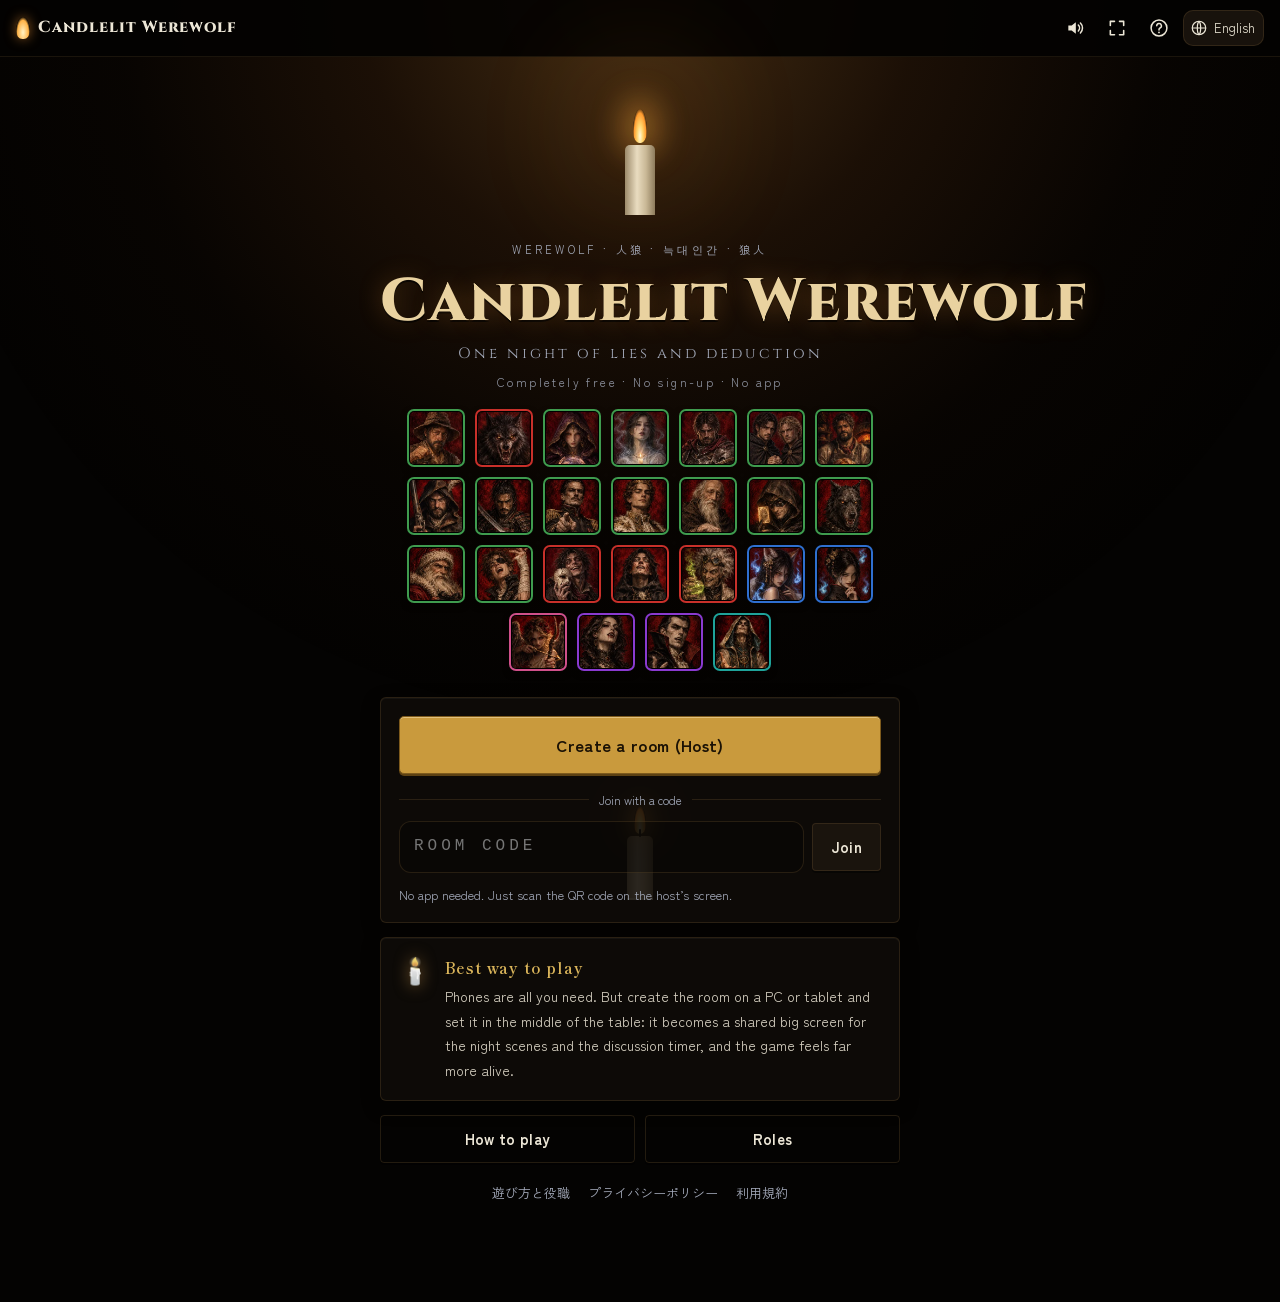
<file: index.html>
<!doctype html>
<html lang="ja">
<head>
<meta charset="utf-8">
<meta name="google-adsense-account" content="ca-pub-3774532248262939">
<meta name="google-site-verification" content="NfLhL3zoemoq_MwJxmXii-aX9eeHBlR_YqRXMR6WNdg">
<meta name="viewport" content="width=device-width, initial-scale=1, viewport-fit=cover">
<meta name="theme-color" content="#050403">
<link rel="manifest" href="manifest.webmanifest">
<meta name="apple-mobile-web-app-capable" content="yes">
<meta name="mobile-web-app-capable" content="yes">
<meta name="apple-mobile-web-app-status-bar-style" content="black-translucent">
<meta name="apple-mobile-web-app-title" content="蝋燭人狼">
<link rel="apple-touch-icon" href="img/icon-180.png">
<title>蝋燭人狼｜無料で遊べる対面人狼ゲーム（スマホ・ブラウザ）</title>
<meta name="description" content="蝋燭人狼は、集まった4〜20人がスマホで遊ぶ完全無料の人狼ゲーム。アプリも登録も不要、QRを読み取るだけで参加。司会はアプリにおまかせ。占い師・騎士・妖狐・キューピッドなど25役職。日本語・English・한국어・中文対応。">
<link rel="canonical" href="https://rousoku-jinro.uk/">
<meta property="og:type" content="website">
<meta property="og:site_name" content="蝋燭人狼">
<meta property="og:title" content="蝋燭人狼 — 嘘と推理の、ひと晩">
<meta property="og:description" content="完全無料・登録不要。スマホで遊ぶ対面の人狼ゲーム。QRを読み取るだけで参加、司会はアプリにおまかせ。">
<meta property="og:url" content="https://rousoku-jinro.uk/">
<meta property="og:image" content="https://rousoku-jinro.uk/img/og.jpg">
<meta property="og:image:width" content="1200"><meta property="og:image:height" content="630">
<meta property="og:locale" content="ja_JP">
<meta name="twitter:card" content="summary_large_image">
<script type="application/ld+json">{"@context":"https://schema.org","@type":"VideoGame","name":"蝋燭人狼","alternateName":["Candlelit Werewolf","촛불 늑대인간","烛光狼人"],"url":"https://rousoku-jinro.uk/","image":"https://rousoku-jinro.uk/img/og.jpg","description":"集まった4〜20人がスマホで遊ぶ、完全無料の対面人狼ゲーム。アプリ・登録不要。","genre":["人狼ゲーム","パーティーゲーム","推理ゲーム"],"gamePlatform":["Web browser","iOS","Android"],"playMode":"MultiPlayer","numberOfPlayers":{"@type":"QuantitativeValue","minValue":4,"maxValue":20},"inLanguage":["ja","en","ko","zh"],"offers":{"@type":"Offer","price":"0","priceCurrency":"JPY"},"publisher":{"@type":"Organization","name":"SEKIYA.so"}}</script>
<link rel="icon" href="data:image/svg+xml,%3Csvg xmlns='http://www.w3.org/2000/svg' viewBox='0 0 64 64'%3E%3Ccircle cx='32' cy='32' r='30' fill='%230b0f1a'/%3E%3Ccircle cx='36' cy='26' r='16' fill='%23e8c872'/%3E%3Ccircle cx='42' cy='21' r='14' fill='%230b0f1a'/%3E%3C/svg%3E">
<link rel="preconnect" href="https://fonts.googleapis.com">
<link rel="preconnect" href="https://fonts.gstatic.com" crossorigin>
<link href="https://fonts.googleapis.com/css2?family=Cinzel:wght@600;800&family=UnifrakturMaguntia&family=Shippori+Mincho+B1:wght@600;800&family=Nanum+Myeongjo:wght@700;800&family=Zen+Kaku+Gothic+New:wght@400;500;700&display=swap" rel="stylesheet">
<link rel="stylesheet" href="css/style.css?v=20261114173937">
</head>
<body data-phase="home">
<div class="room" aria-hidden="true"><div class="glow"></div><div class="candle"><div class="flame"></div><div class="wax"></div></div></div>
<header id="top" class="top"></header>
<main id="main"></main>
<div id="modal" hidden></div>
<noscript><main style="max-width:640px;margin:40px auto;padding:0 16px;color:#e8dcc0;font-family:sans-serif"><h1>蝋燭人狼</h1><p>集まった4〜20人がスマホで遊ぶ、完全無料の人狼ゲームです。アプリも登録も要りません。遊ぶにはJavaScriptを有効にしてください。</p><p><a href="/about/" style="color:#e8c872">遊び方と役職</a></p></main></noscript>
<script src="vendor/mqtt.min.js"></script>
<script src="vendor/qrcode.js"></script>
<script type="importmap">{"imports":{"./js/app.js":"./js/app.js?v=20261114173937","./js/audio.js":"./js/audio.js?v=20261114173937","./js/client.js":"./js/client.js?v=20261114173937","./js/engine.js":"./js/engine.js?v=20261114173937","./js/fx.js":"./js/fx.js?v=20261114173937","./js/i18n.js":"./js/i18n.js?v=20261114173937","./js/net.js":"./js/net.js?v=20261114173937","./js/roles.js":"./js/roles.js?v=20261114173937","./js/stats.js":"./js/stats.js?v=20261114173937"}}</script>
<script type="module">import "./js/app.js";</script>
</body>
</html>
</file>
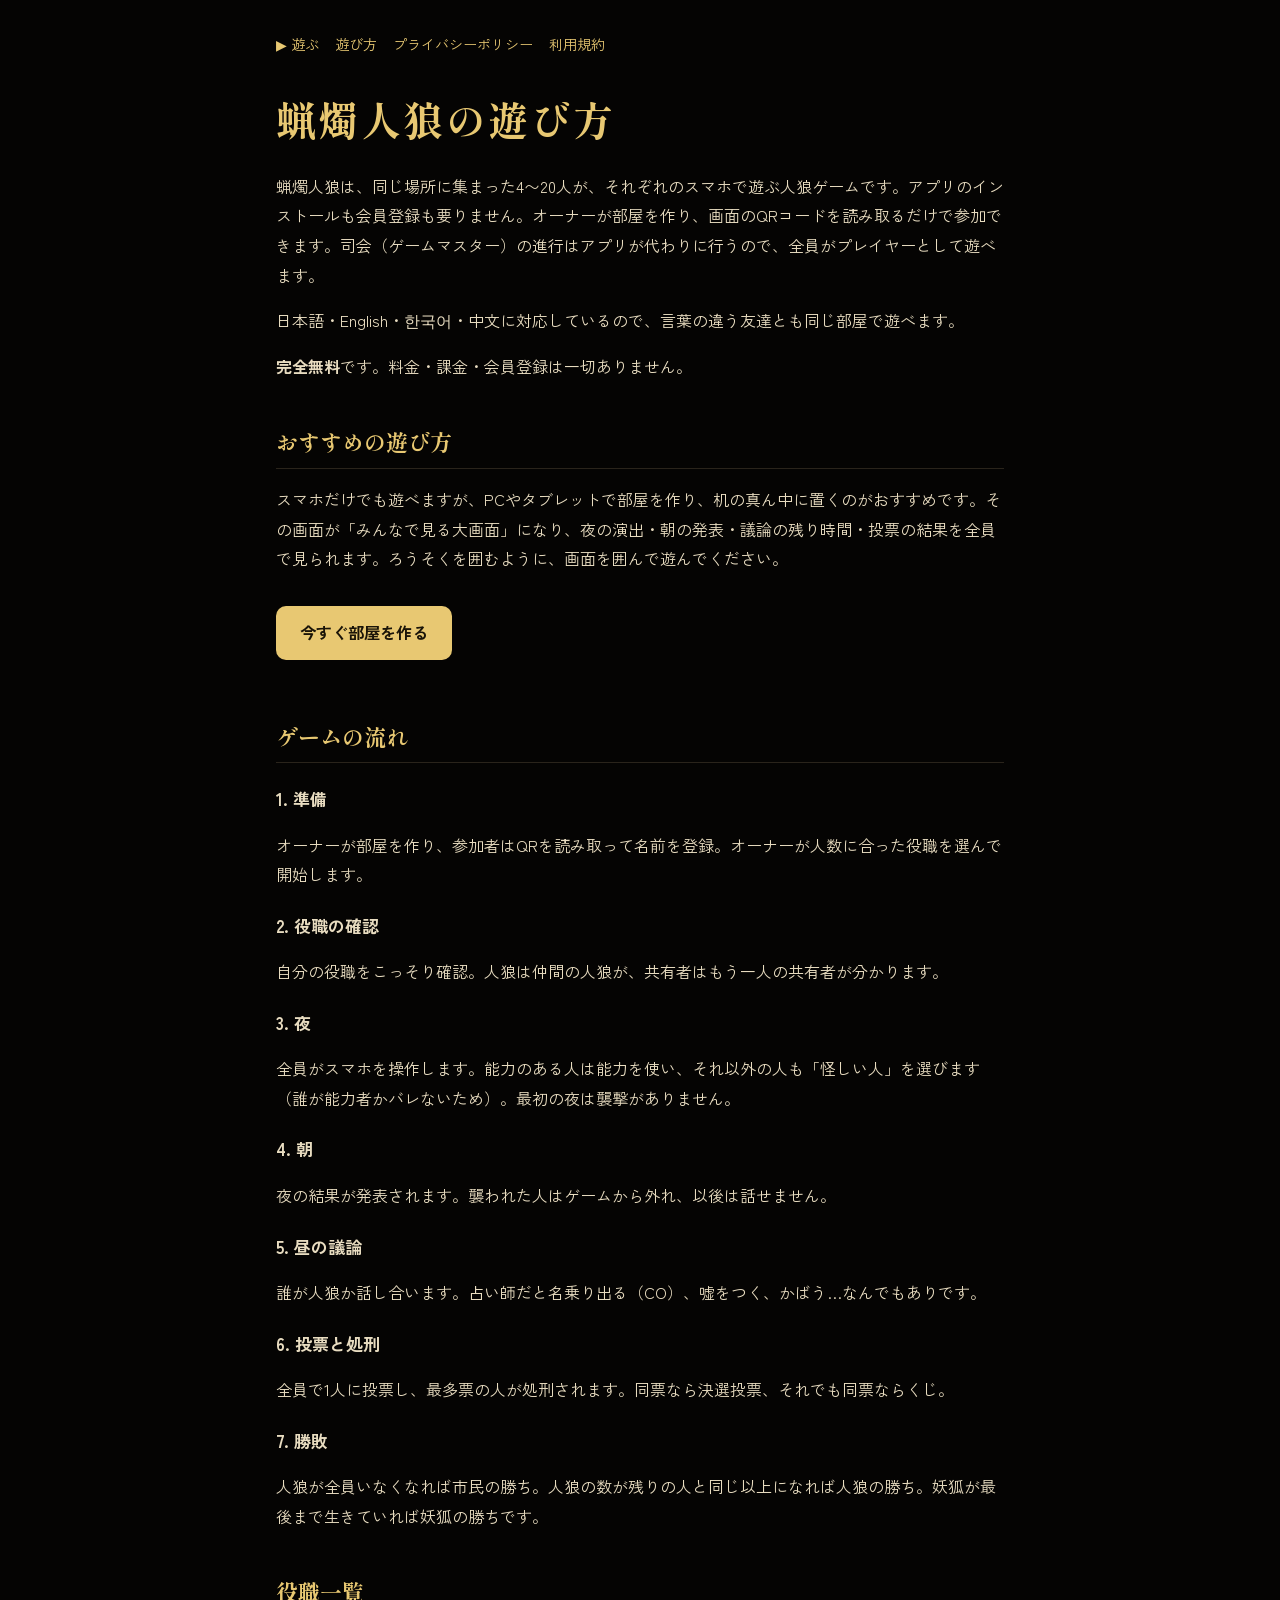
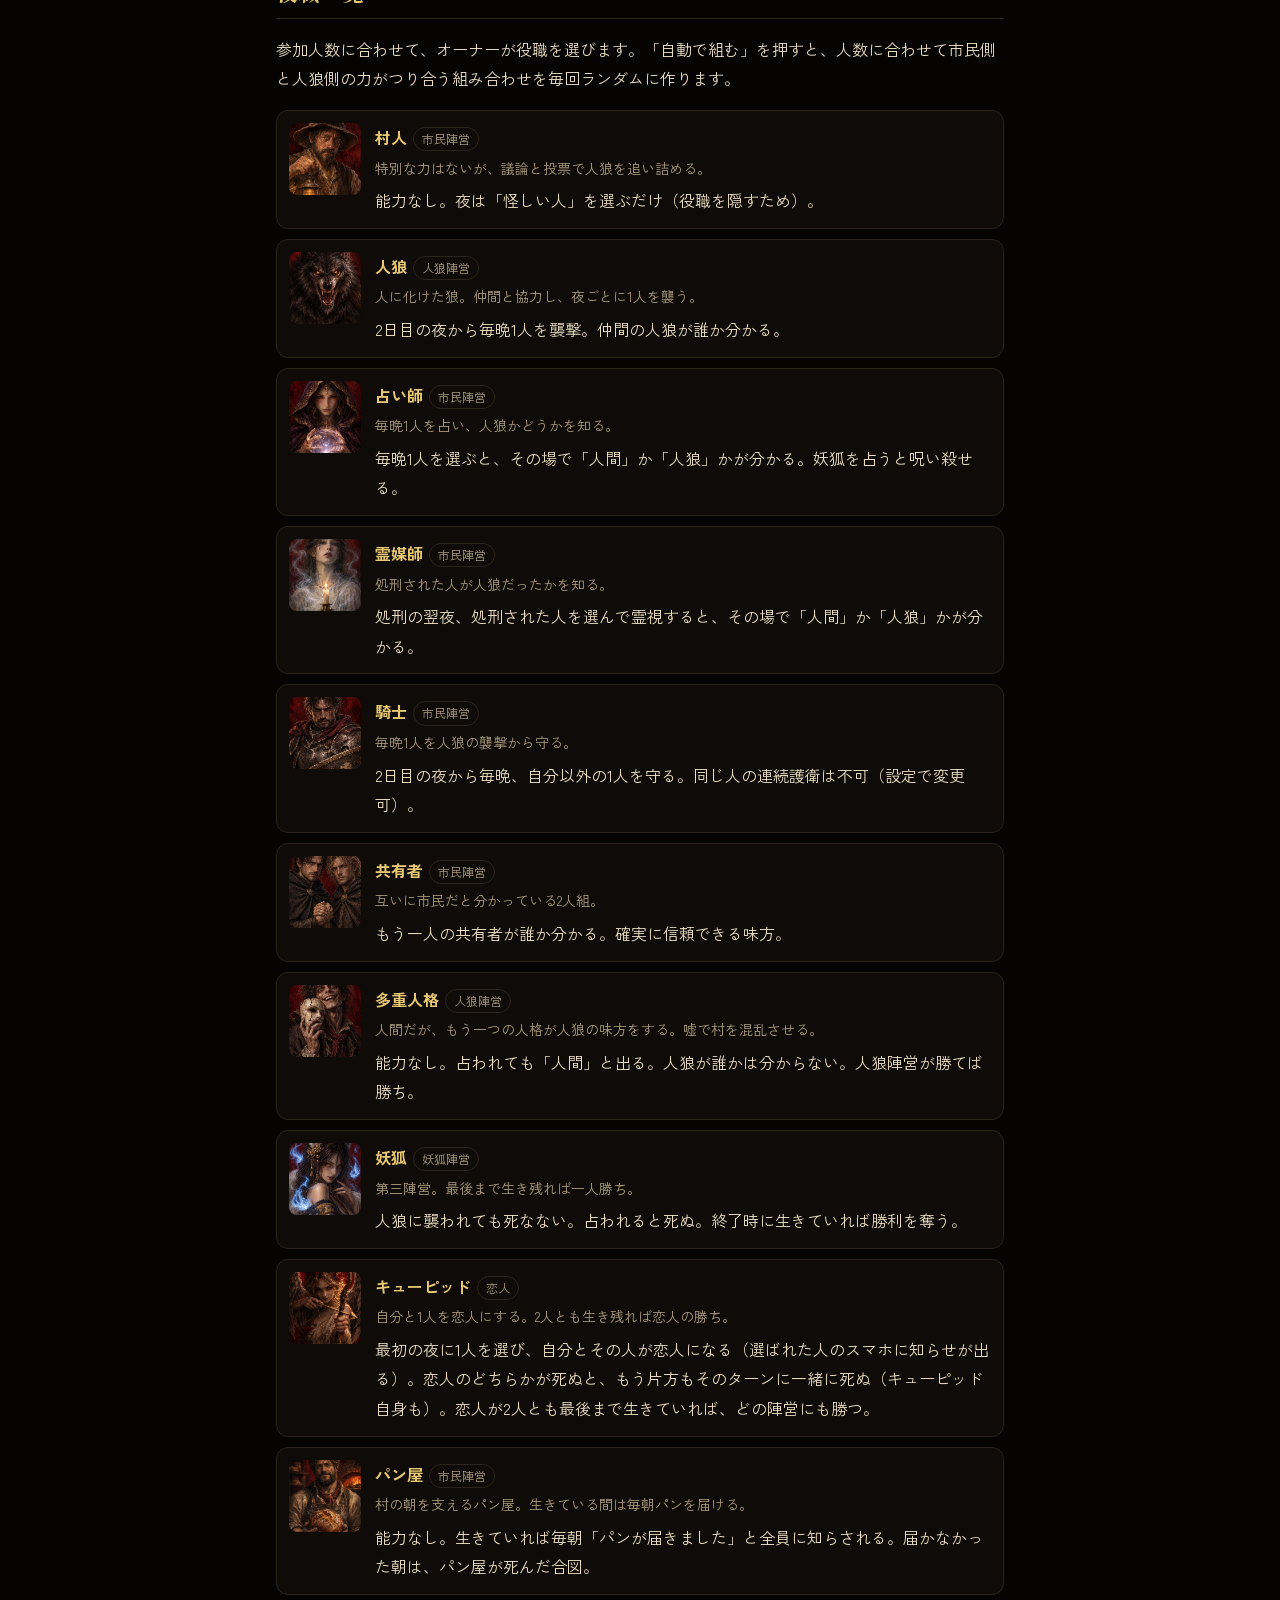
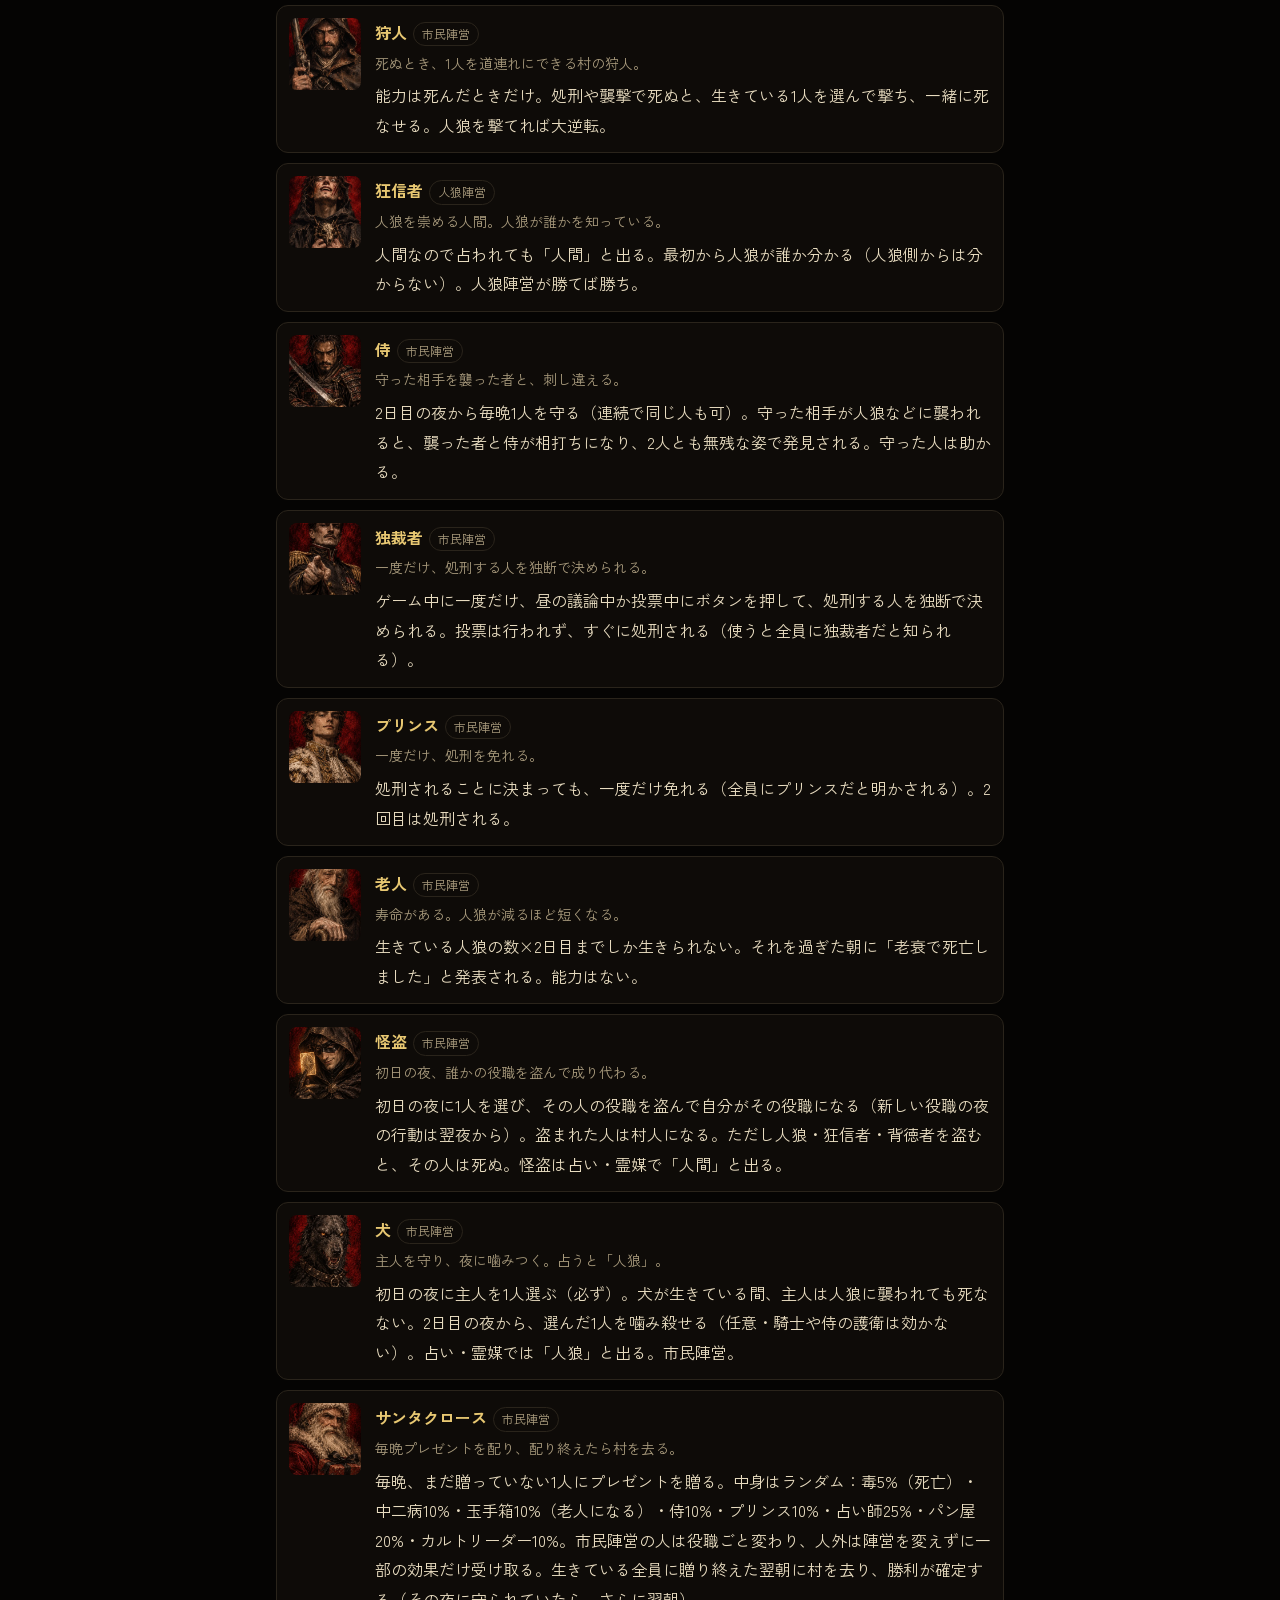
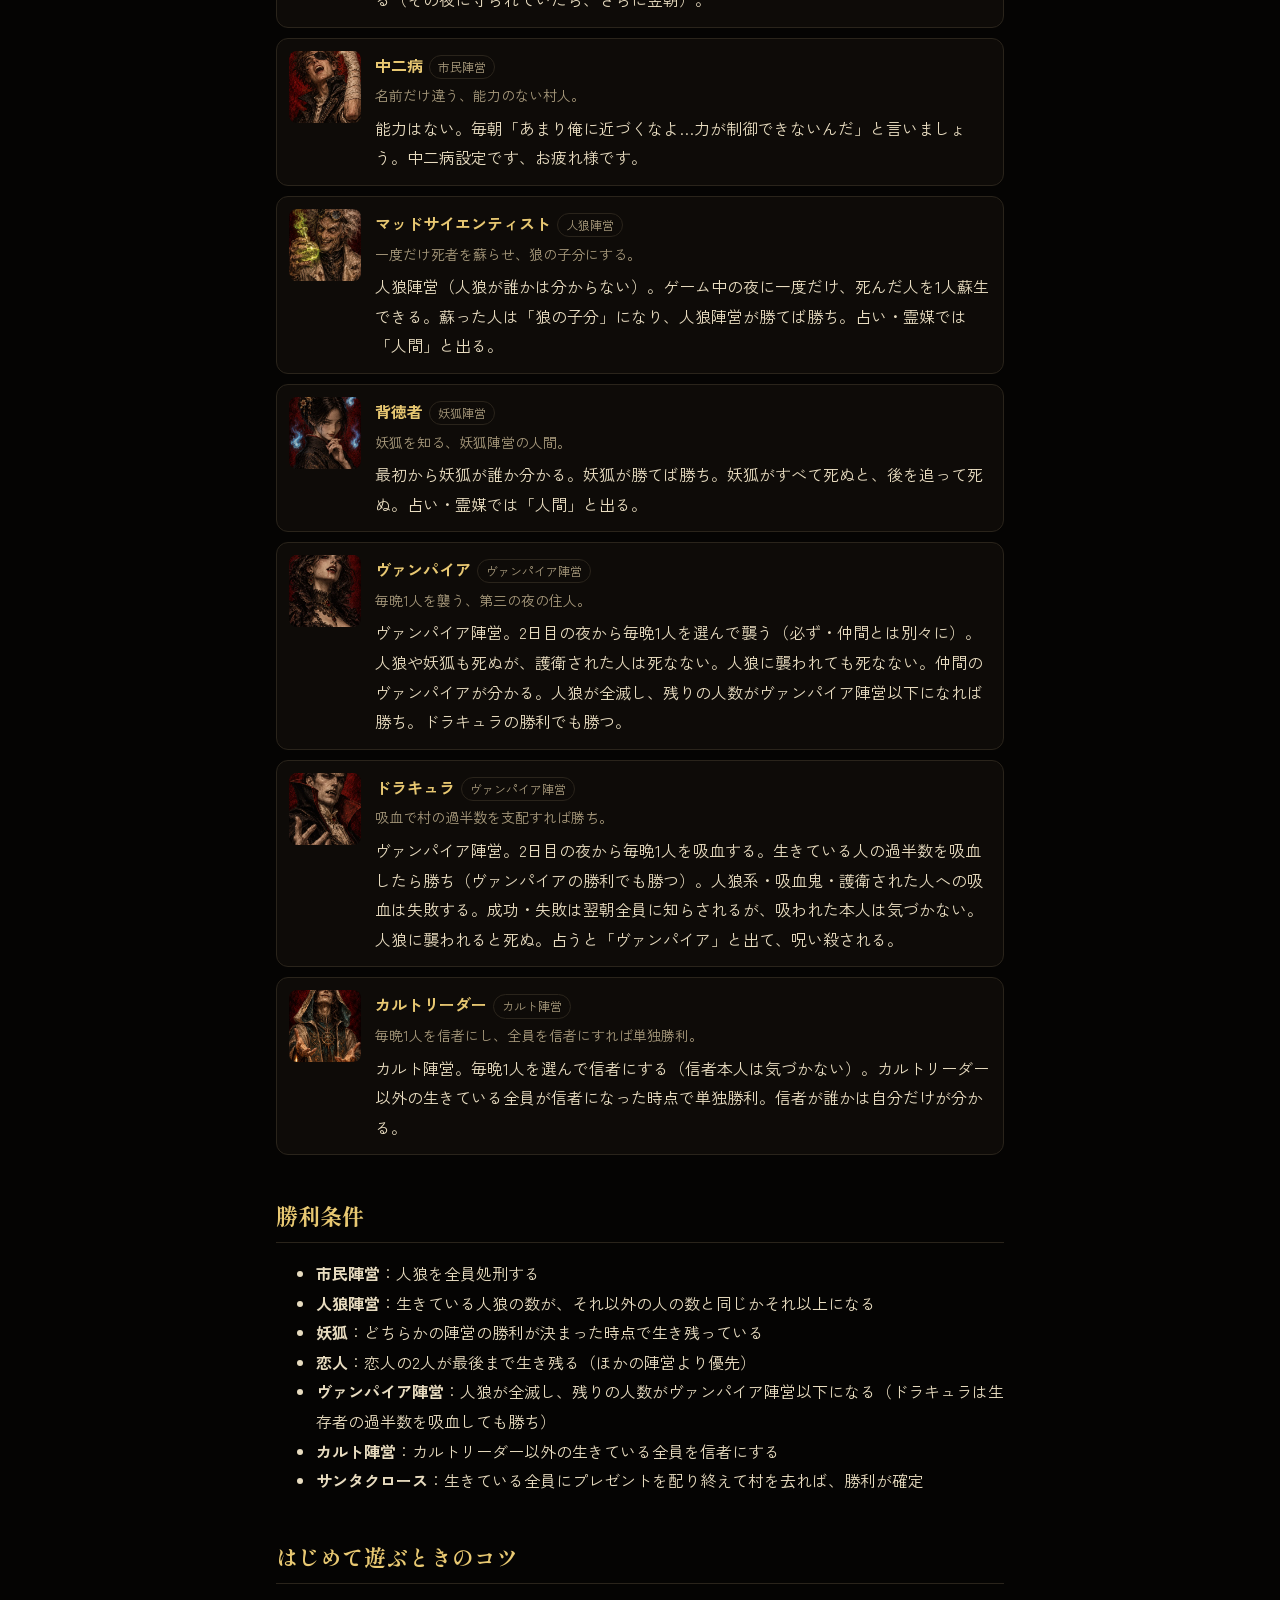
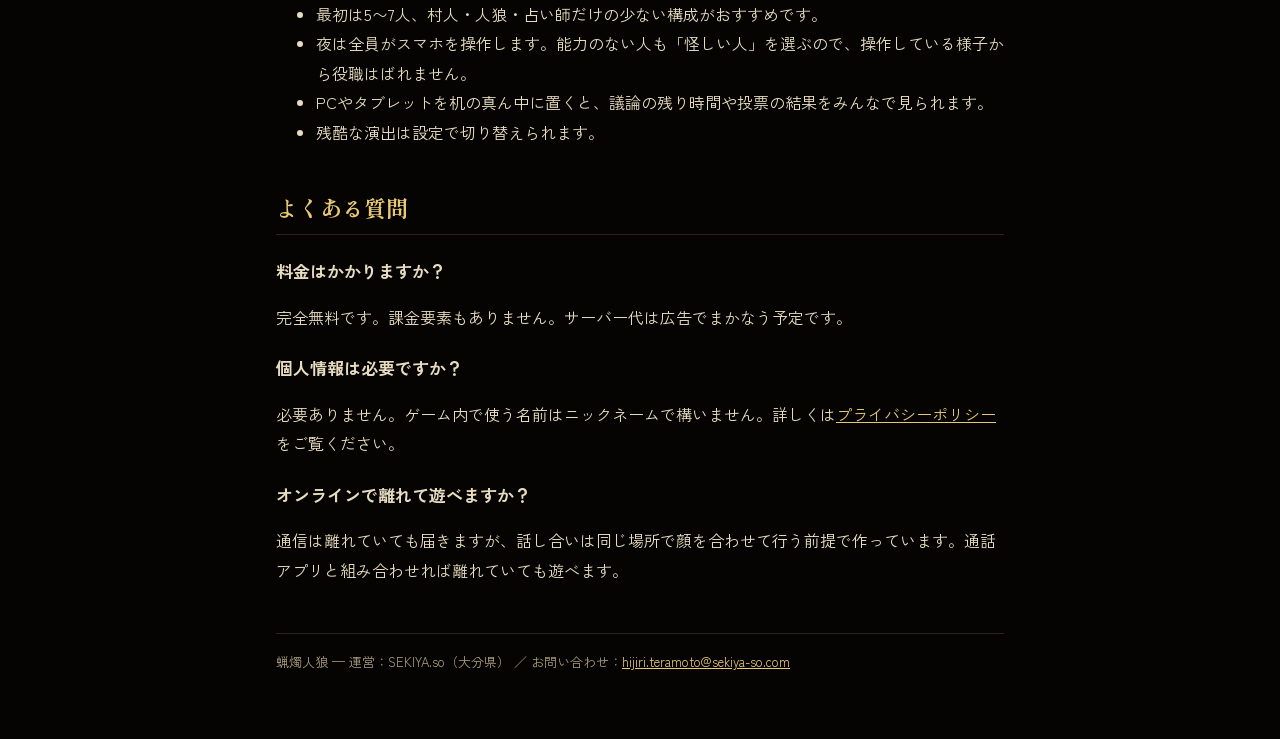
<file: about/index.html>
<!doctype html><html lang="ja"><head><meta charset="utf-8"><meta name="google-adsense-account" content="ca-pub-3774532248262939">
<meta name="viewport" content="width=device-width,initial-scale=1"><title>遊び方と役職｜蝋燭人狼</title>
<meta name="description" content="完全無料・登録不要でスマホで遊べる対面人狼ゲーム「蝋燭人狼」の遊び方・25役職の説明・勝利条件。"><link rel="canonical" href="https://rousoku-jinro.uk/about/"><meta property="og:title" content="遊び方と役職｜蝋燭人狼"><meta property="og:description" content="完全無料・登録不要でスマホで遊べる対面人狼ゲーム「蝋燭人狼」の遊び方・25役職の説明・勝利条件。"><meta property="og:image" content="https://rousoku-jinro.uk/img/og.jpg"><meta name="twitter:card" content="summary_large_image">
<link rel="preconnect" href="https://fonts.googleapis.com"><link rel="preconnect" href="https://fonts.gstatic.com" crossorigin>
<link href="https://fonts.googleapis.com/css2?family=Shippori+Mincho+B1:wght@800&family=Zen+Kaku+Gothic+New:wght@400;700&display=swap" rel="stylesheet">
<style>:root{--bg:#050403;--fg:#e8dcc0;--mut:#a89a7c;--gold:#e8c872;--line:#2a241b;--card:#0e0b08}
*{box-sizing:border-box}body{margin:0;background:var(--bg);color:var(--fg);font:16px/1.85 'Zen Kaku Gothic New',system-ui,sans-serif}
main{max-width:760px;margin:0 auto;padding:32px 16px 64px}a{color:var(--gold)}
h1{font-family:'Shippori Mincho B1',serif;font-size:clamp(28px,6vw,40px);color:var(--gold);margin:8px 0 4px;letter-spacing:.06em}
h2{font-family:'Shippori Mincho B1',serif;color:var(--gold);font-size:22px;margin:40px 0 8px;border-bottom:1px solid var(--line);padding-bottom:6px}
h3{font-size:17px;margin:20px 0 4px}p,li{color:var(--fg)}.mut{color:var(--mut);font-size:14px}
.top{display:flex;gap:16px;flex-wrap:wrap;font-size:14px;margin-bottom:24px}.top a{text-decoration:none}
.role{display:flex;gap:14px;background:var(--card);border:1px solid var(--line);border-radius:12px;padding:12px;margin:10px 0}
.role img{width:72px;height:72px;border-radius:8px;object-fit:cover;flex:none}.role b{color:var(--gold)}
.tag{display:inline-block;font-size:12px;border:1px solid var(--line);border-radius:99px;padding:0 8px;margin-left:6px;color:var(--mut)}
.cta{display:inline-block;margin:16px 0;padding:12px 24px;background:var(--gold);color:#1a1408;border-radius:10px;font-weight:700;text-decoration:none}
footer{border-top:1px solid var(--line);margin-top:48px;padding-top:16px;font-size:13px;color:var(--mut)}</style></head><body><main><nav class="top"><a href="/">▶ 遊ぶ</a><a href="/about/">遊び方</a><a href="/privacy/">プライバシーポリシー</a><a href="/terms/">利用規約</a></nav>
<h1>蝋燭人狼の遊び方</h1><p>蝋燭人狼は、同じ場所に集まった4〜20人が、それぞれのスマホで遊ぶ人狼ゲームです。アプリのインストールも会員登録も要りません。オーナーが部屋を作り、画面のQRコードを読み取るだけで参加できます。司会（ゲームマスター）の進行はアプリが代わりに行うので、全員がプレイヤーとして遊べます。</p>
<p>日本語・English・한국어・中文に対応しているので、言葉の違う友達とも同じ部屋で遊べます。</p><p><b>完全無料</b>です。料金・課金・会員登録は一切ありません。</p><h2>おすすめの遊び方</h2><p>スマホだけでも遊べますが、PCやタブレットで部屋を作り、机の真ん中に置くのがおすすめです。その画面が「みんなで見る大画面」になり、夜の演出・朝の発表・議論の残り時間・投票の結果を全員で見られます。ろうそくを囲むように、画面を囲んで遊んでください。</p>
<a class="cta" href="/">今すぐ部屋を作る</a>
<h2>ゲームの流れ</h2><h3>1. 準備</h3><p>オーナーが部屋を作り、参加者はQRを読み取って名前を登録。オーナーが人数に合った役職を選んで開始します。</p><h3>2. 役職の確認</h3><p>自分の役職をこっそり確認。人狼は仲間の人狼が、共有者はもう一人の共有者が分かります。</p><h3>3. 夜</h3><p>全員がスマホを操作します。能力のある人は能力を使い、それ以外の人も「怪しい人」を選びます（誰が能力者かバレないため）。最初の夜は襲撃がありません。</p><h3>4. 朝</h3><p>夜の結果が発表されます。襲われた人はゲームから外れ、以後は話せません。</p><h3>5. 昼の議論</h3><p>誰が人狼か話し合います。占い師だと名乗り出る（CO）、嘘をつく、かばう…なんでもありです。</p><h3>6. 投票と処刑</h3><p>全員で1人に投票し、最多票の人が処刑されます。同票なら決選投票、それでも同票ならくじ。</p><h3>7. 勝敗</h3><p>人狼が全員いなくなれば市民の勝ち。人狼の数が残りの人と同じ以上になれば人狼の勝ち。妖狐が最後まで生きていれば妖狐の勝ちです。</p>
<h2>役職一覧</h2><p>参加人数に合わせて、オーナーが役職を選びます。「自動で組む」を押すと、人数に合わせて市民側と人狼側の力がつり合う組み合わせを毎回ランダムに作ります。</p><div class="role"><img src="/img/roles/villager.webp" alt="村人" loading="lazy" onerror="this.remove()"><div><b>村人</b><span class="tag">市民陣営</span><br><span class="mut">特別な力はないが、議論と投票で人狼を追い詰める。</span><p style="margin:4px 0 0">能力なし。夜は「怪しい人」を選ぶだけ（役職を隠すため）。</p></div></div><div class="role"><img src="/img/roles/werewolf.webp" alt="人狼" loading="lazy" onerror="this.remove()"><div><b>人狼</b><span class="tag">人狼陣営</span><br><span class="mut">人に化けた狼。仲間と協力し、夜ごとに1人を襲う。</span><p style="margin:4px 0 0">2日目の夜から毎晩1人を襲撃。仲間の人狼が誰か分かる。</p></div></div><div class="role"><img src="/img/roles/seer.webp" alt="占い師" loading="lazy" onerror="this.remove()"><div><b>占い師</b><span class="tag">市民陣営</span><br><span class="mut">毎晩1人を占い、人狼かどうかを知る。</span><p style="margin:4px 0 0">毎晩1人を選ぶと、その場で「人間」か「人狼」かが分かる。妖狐を占うと呪い殺せる。</p></div></div><div class="role"><img src="/img/roles/medium.webp" alt="霊媒師" loading="lazy" onerror="this.remove()"><div><b>霊媒師</b><span class="tag">市民陣営</span><br><span class="mut">処刑された人が人狼だったかを知る。</span><p style="margin:4px 0 0">処刑の翌夜、処刑された人を選んで霊視すると、その場で「人間」か「人狼」かが分かる。</p></div></div><div class="role"><img src="/img/roles/knight.webp" alt="騎士" loading="lazy" onerror="this.remove()"><div><b>騎士</b><span class="tag">市民陣営</span><br><span class="mut">毎晩1人を人狼の襲撃から守る。</span><p style="margin:4px 0 0">2日目の夜から毎晩、自分以外の1人を守る。同じ人の連続護衛は不可（設定で変更可）。</p></div></div><div class="role"><img src="/img/roles/mason.webp" alt="共有者" loading="lazy" onerror="this.remove()"><div><b>共有者</b><span class="tag">市民陣営</span><br><span class="mut">互いに市民だと分かっている2人組。</span><p style="margin:4px 0 0">もう一人の共有者が誰か分かる。確実に信頼できる味方。</p></div></div><div class="role"><img src="/img/roles/madman.webp" alt="多重人格" loading="lazy" onerror="this.remove()"><div><b>多重人格</b><span class="tag">人狼陣営</span><br><span class="mut">人間だが、もう一つの人格が人狼の味方をする。嘘で村を混乱させる。</span><p style="margin:4px 0 0">能力なし。占われても「人間」と出る。人狼が誰かは分からない。人狼陣営が勝てば勝ち。</p></div></div><div class="role"><img src="/img/roles/fox.webp" alt="妖狐" loading="lazy" onerror="this.remove()"><div><b>妖狐</b><span class="tag">妖狐陣営</span><br><span class="mut">第三陣営。最後まで生き残れば一人勝ち。</span><p style="margin:4px 0 0">人狼に襲われても死なない。占われると死ぬ。終了時に生きていれば勝利を奪う。</p></div></div><div class="role"><img src="/img/roles/cupid.webp" alt="キューピッド" loading="lazy" onerror="this.remove()"><div><b>キューピッド</b><span class="tag">恋人</span><br><span class="mut">自分と1人を恋人にする。2人とも生き残れば恋人の勝ち。</span><p style="margin:4px 0 0">最初の夜に1人を選び、自分とその人が恋人になる（選ばれた人のスマホに知らせが出る）。恋人のどちらかが死ぬと、もう片方もそのターンに一緒に死ぬ（キューピッド自身も）。恋人が2人とも最後まで生きていれば、どの陣営にも勝つ。</p></div></div><div class="role"><img src="/img/roles/baker.webp" alt="パン屋" loading="lazy" onerror="this.remove()"><div><b>パン屋</b><span class="tag">市民陣営</span><br><span class="mut">村の朝を支えるパン屋。生きている間は毎朝パンを届ける。</span><p style="margin:4px 0 0">能力なし。生きていれば毎朝「パンが届きました」と全員に知らされる。届かなかった朝は、パン屋が死んだ合図。</p></div></div><div class="role"><img src="/img/roles/hunter.webp" alt="狩人" loading="lazy" onerror="this.remove()"><div><b>狩人</b><span class="tag">市民陣営</span><br><span class="mut">死ぬとき、1人を道連れにできる村の狩人。</span><p style="margin:4px 0 0">能力は死んだときだけ。処刑や襲撃で死ぬと、生きている1人を選んで撃ち、一緒に死なせる。人狼を撃てれば大逆転。</p></div></div><div class="role"><img src="/img/roles/fanatic.webp" alt="狂信者" loading="lazy" onerror="this.remove()"><div><b>狂信者</b><span class="tag">人狼陣営</span><br><span class="mut">人狼を崇める人間。人狼が誰かを知っている。</span><p style="margin:4px 0 0">人間なので占われても「人間」と出る。最初から人狼が誰か分かる（人狼側からは分からない）。人狼陣営が勝てば勝ち。</p></div></div><div class="role"><img src="/img/roles/samurai.webp" alt="侍" loading="lazy" onerror="this.remove()"><div><b>侍</b><span class="tag">市民陣営</span><br><span class="mut">守った相手を襲った者と、刺し違える。</span><p style="margin:4px 0 0">2日目の夜から毎晩1人を守る（連続で同じ人も可）。守った相手が人狼などに襲われると、襲った者と侍が相打ちになり、2人とも無残な姿で発見される。守った人は助かる。</p></div></div><div class="role"><img src="/img/roles/dictator.webp" alt="独裁者" loading="lazy" onerror="this.remove()"><div><b>独裁者</b><span class="tag">市民陣営</span><br><span class="mut">一度だけ、処刑する人を独断で決められる。</span><p style="margin:4px 0 0">ゲーム中に一度だけ、昼の議論中か投票中にボタンを押して、処刑する人を独断で決められる。投票は行われず、すぐに処刑される（使うと全員に独裁者だと知られる）。</p></div></div><div class="role"><img src="/img/roles/prince.webp" alt="プリンス" loading="lazy" onerror="this.remove()"><div><b>プリンス</b><span class="tag">市民陣営</span><br><span class="mut">一度だけ、処刑を免れる。</span><p style="margin:4px 0 0">処刑されることに決まっても、一度だけ免れる（全員にプリンスだと明かされる）。2回目は処刑される。</p></div></div><div class="role"><img src="/img/roles/elder.webp" alt="老人" loading="lazy" onerror="this.remove()"><div><b>老人</b><span class="tag">市民陣営</span><br><span class="mut">寿命がある。人狼が減るほど短くなる。</span><p style="margin:4px 0 0">生きている人狼の数×2日目までしか生きられない。それを過ぎた朝に「老衰で死亡しました」と発表される。能力はない。</p></div></div><div class="role"><img src="/img/roles/thief.webp" alt="怪盗" loading="lazy" onerror="this.remove()"><div><b>怪盗</b><span class="tag">市民陣営</span><br><span class="mut">初日の夜、誰かの役職を盗んで成り代わる。</span><p style="margin:4px 0 0">初日の夜に1人を選び、その人の役職を盗んで自分がその役職になる（新しい役職の夜の行動は翌夜から）。盗まれた人は村人になる。ただし人狼・狂信者・背徳者を盗むと、その人は死ぬ。怪盗は占い・霊媒で「人間」と出る。</p></div></div><div class="role"><img src="/img/roles/dog.webp" alt="犬" loading="lazy" onerror="this.remove()"><div><b>犬</b><span class="tag">市民陣営</span><br><span class="mut">主人を守り、夜に噛みつく。占うと「人狼」。</span><p style="margin:4px 0 0">初日の夜に主人を1人選ぶ（必ず）。犬が生きている間、主人は人狼に襲われても死なない。2日目の夜から、選んだ1人を噛み殺せる（任意・騎士や侍の護衛は効かない）。占い・霊媒では「人狼」と出る。市民陣営。</p></div></div><div class="role"><img src="/img/roles/santa.webp" alt="サンタクロース" loading="lazy" onerror="this.remove()"><div><b>サンタクロース</b><span class="tag">市民陣営</span><br><span class="mut">毎晩プレゼントを配り、配り終えたら村を去る。</span><p style="margin:4px 0 0">毎晩、まだ贈っていない1人にプレゼントを贈る。中身はランダム：毒5%（死亡）・中二病10%・玉手箱10%（老人になる）・侍10%・プリンス10%・占い師25%・パン屋20%・カルトリーダー10%。市民陣営の人は役職ごと変わり、人外は陣営を変えずに一部の効果だけ受け取る。生きている全員に贈り終えた翌朝に村を去り、勝利が確定する（その夜に守られていたら、さらに翌朝）。</p></div></div><div class="role"><img src="/img/roles/chuuni.webp" alt="中二病" loading="lazy" onerror="this.remove()"><div><b>中二病</b><span class="tag">市民陣営</span><br><span class="mut">名前だけ違う、能力のない村人。</span><p style="margin:4px 0 0">能力はない。毎朝「あまり俺に近づくなよ…力が制御できないんだ」と言いましょう。中二病設定です、お疲れ様です。</p></div></div><div class="role"><img src="/img/roles/madsci.webp" alt="マッドサイエンティスト" loading="lazy" onerror="this.remove()"><div><b>マッドサイエンティスト</b><span class="tag">人狼陣営</span><br><span class="mut">一度だけ死者を蘇らせ、狼の子分にする。</span><p style="margin:4px 0 0">人狼陣営（人狼が誰かは分からない）。ゲーム中の夜に一度だけ、死んだ人を1人蘇生できる。蘇った人は「狼の子分」になり、人狼陣営が勝てば勝ち。占い・霊媒では「人間」と出る。</p></div></div><div class="role"><img src="/img/roles/immoral.webp" alt="背徳者" loading="lazy" onerror="this.remove()"><div><b>背徳者</b><span class="tag">妖狐陣営</span><br><span class="mut">妖狐を知る、妖狐陣営の人間。</span><p style="margin:4px 0 0">最初から妖狐が誰か分かる。妖狐が勝てば勝ち。妖狐がすべて死ぬと、後を追って死ぬ。占い・霊媒では「人間」と出る。</p></div></div><div class="role"><img src="/img/roles/vampire.webp" alt="ヴァンパイア" loading="lazy" onerror="this.remove()"><div><b>ヴァンパイア</b><span class="tag">ヴァンパイア陣営</span><br><span class="mut">毎晩1人を襲う、第三の夜の住人。</span><p style="margin:4px 0 0">ヴァンパイア陣営。2日目の夜から毎晩1人を選んで襲う（必ず・仲間とは別々に）。人狼や妖狐も死ぬが、護衛された人は死なない。人狼に襲われても死なない。仲間のヴァンパイアが分かる。人狼が全滅し、残りの人数がヴァンパイア陣営以下になれば勝ち。ドラキュラの勝利でも勝つ。</p></div></div><div class="role"><img src="/img/roles/dracula.webp" alt="ドラキュラ" loading="lazy" onerror="this.remove()"><div><b>ドラキュラ</b><span class="tag">ヴァンパイア陣営</span><br><span class="mut">吸血で村の過半数を支配すれば勝ち。</span><p style="margin:4px 0 0">ヴァンパイア陣営。2日目の夜から毎晩1人を吸血する。生きている人の過半数を吸血したら勝ち（ヴァンパイアの勝利でも勝つ）。人狼系・吸血鬼・護衛された人への吸血は失敗する。成功・失敗は翌朝全員に知らされるが、吸われた本人は気づかない。人狼に襲われると死ぬ。占うと「ヴァンパイア」と出て、呪い殺される。</p></div></div><div class="role"><img src="/img/roles/cult.webp" alt="カルトリーダー" loading="lazy" onerror="this.remove()"><div><b>カルトリーダー</b><span class="tag">カルト陣営</span><br><span class="mut">毎晩1人を信者にし、全員を信者にすれば単独勝利。</span><p style="margin:4px 0 0">カルト陣営。毎晩1人を選んで信者にする（信者本人は気づかない）。カルトリーダー以外の生きている全員が信者になった時点で単独勝利。信者が誰かは自分だけが分かる。</p></div></div>
<h2>勝利条件</h2><ul><li><b>市民陣営</b>：人狼を全員処刑する</li><li><b>人狼陣営</b>：生きている人狼の数が、それ以外の人の数と同じかそれ以上になる</li><li><b>妖狐</b>：どちらかの陣営の勝利が決まった時点で生き残っている</li><li><b>恋人</b>：恋人の2人が最後まで生き残る（ほかの陣営より優先）</li><li><b>ヴァンパイア陣営</b>：人狼が全滅し、残りの人数がヴァンパイア陣営以下になる（ドラキュラは生存者の過半数を吸血しても勝ち）</li><li><b>カルト陣営</b>：カルトリーダー以外の生きている全員を信者にする</li><li><b>サンタクロース</b>：生きている全員にプレゼントを配り終えて村を去れば、勝利が確定</li></ul>
<h2>はじめて遊ぶときのコツ</h2><ul><li>最初は5〜7人、村人・人狼・占い師だけの少ない構成がおすすめです。</li><li>夜は全員がスマホを操作します。能力のない人も「怪しい人」を選ぶので、操作している様子から役職はばれません。</li><li>PCやタブレットを机の真ん中に置くと、議論の残り時間や投票の結果をみんなで見られます。</li><li>残酷な演出は設定で切り替えられます。</li></ul>
<h2>よくある質問</h2><h3>料金はかかりますか？</h3><p>完全無料です。課金要素もありません。サーバー代は広告でまかなう予定です。</p><h3>個人情報は必要ですか？</h3><p>必要ありません。ゲーム内で使う名前はニックネームで構いません。詳しくは<a href="/privacy/">プライバシーポリシー</a>をご覧ください。</p><h3>オンラインで離れて遊べますか？</h3><p>通信は離れていても届きますが、話し合いは同じ場所で顔を合わせて行う前提で作っています。通話アプリと組み合わせれば離れていても遊べます。</p>
<footer>蝋燭人狼 — 運営：SEKIYA.so（大分県） ／ お問い合わせ：<a href="mailto:hijiri.teramoto@sekiya-so.com">hijiri.teramoto@sekiya-so.com</a></footer></main></body></html>
</file>
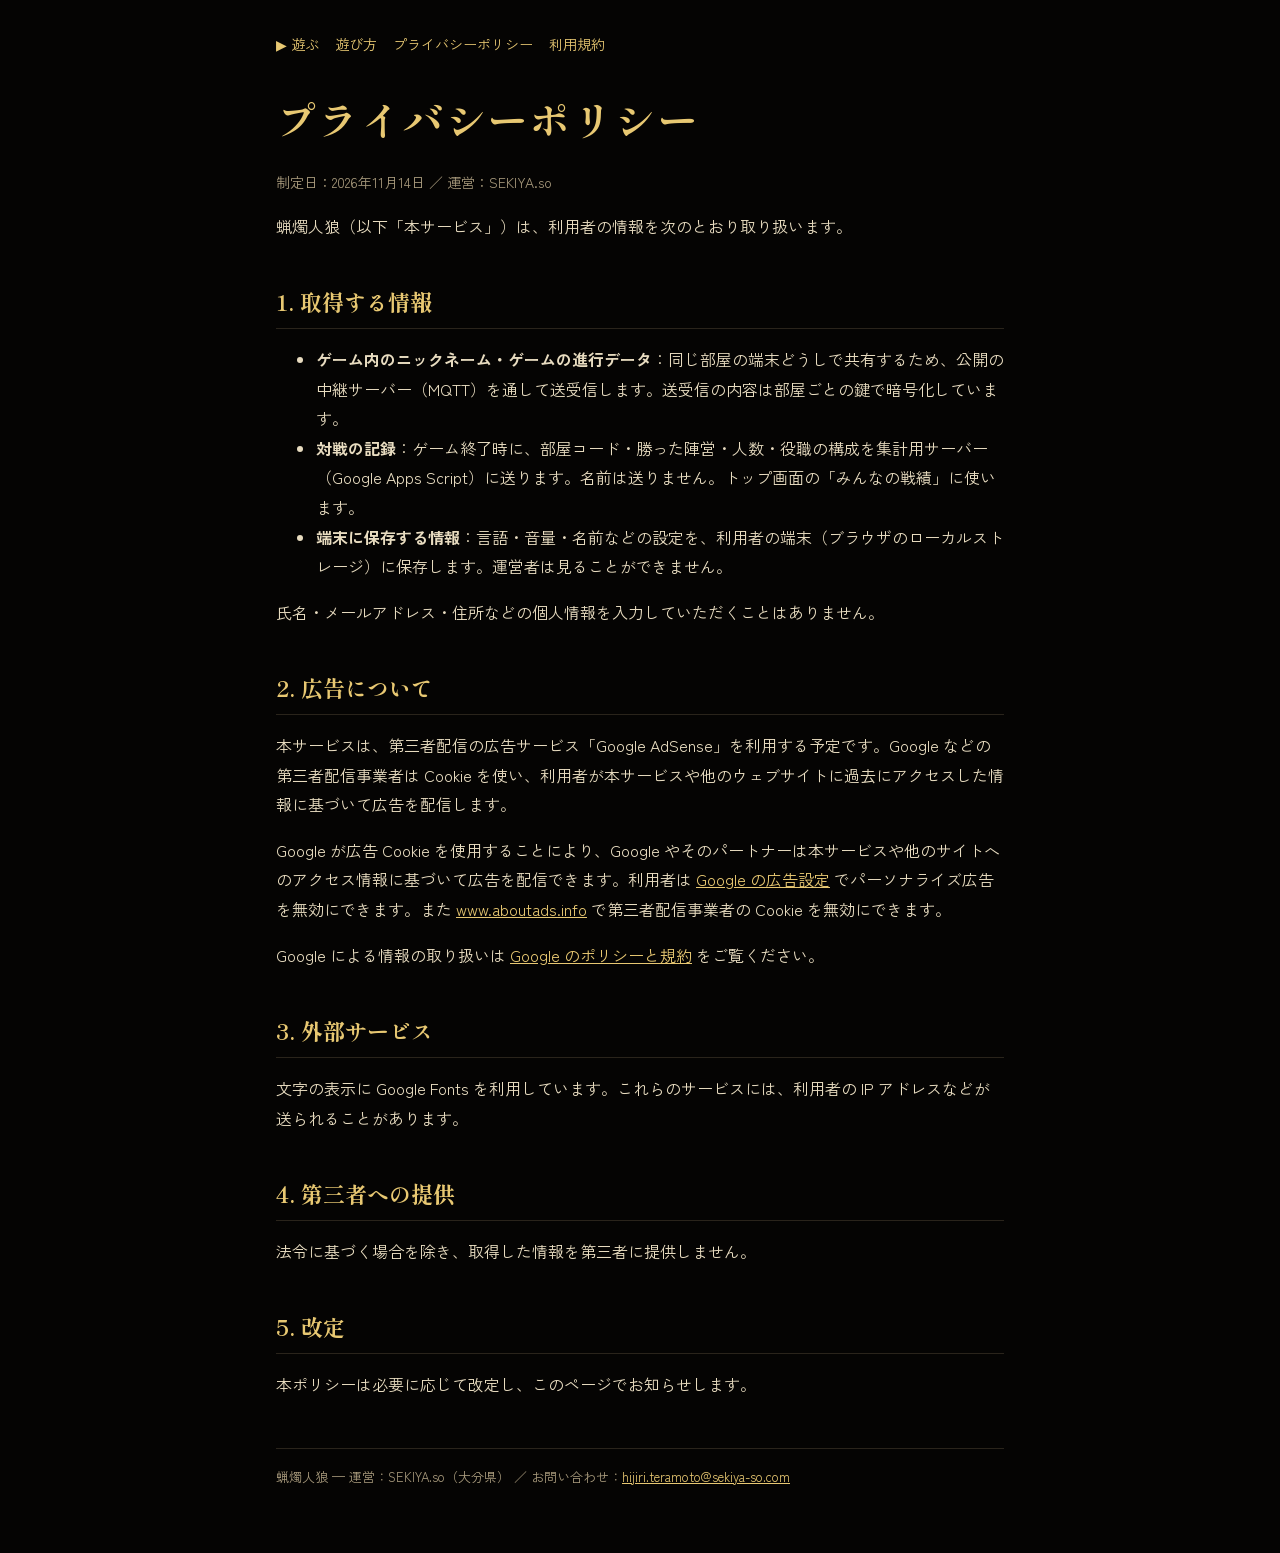
<file: privacy/index.html>
<!doctype html><html lang="ja"><head><meta charset="utf-8"><meta name="google-adsense-account" content="ca-pub-3774532248262939">
<meta name="viewport" content="width=device-width,initial-scale=1"><title>プライバシーポリシー｜蝋燭人狼</title>
<meta name="description" content="蝋燭人狼のプライバシーポリシー。"><link rel="canonical" href="https://rousoku-jinro.uk/privacy/"><meta property="og:title" content="プライバシーポリシー｜蝋燭人狼"><meta property="og:description" content="蝋燭人狼のプライバシーポリシー。"><meta property="og:image" content="https://rousoku-jinro.uk/img/og.jpg"><meta name="twitter:card" content="summary_large_image">
<link rel="preconnect" href="https://fonts.googleapis.com"><link rel="preconnect" href="https://fonts.gstatic.com" crossorigin>
<link href="https://fonts.googleapis.com/css2?family=Shippori+Mincho+B1:wght@800&family=Zen+Kaku+Gothic+New:wght@400;700&display=swap" rel="stylesheet">
<style>:root{--bg:#050403;--fg:#e8dcc0;--mut:#a89a7c;--gold:#e8c872;--line:#2a241b;--card:#0e0b08}
*{box-sizing:border-box}body{margin:0;background:var(--bg);color:var(--fg);font:16px/1.85 'Zen Kaku Gothic New',system-ui,sans-serif}
main{max-width:760px;margin:0 auto;padding:32px 16px 64px}a{color:var(--gold)}
h1{font-family:'Shippori Mincho B1',serif;font-size:clamp(28px,6vw,40px);color:var(--gold);margin:8px 0 4px;letter-spacing:.06em}
h2{font-family:'Shippori Mincho B1',serif;color:var(--gold);font-size:22px;margin:40px 0 8px;border-bottom:1px solid var(--line);padding-bottom:6px}
h3{font-size:17px;margin:20px 0 4px}p,li{color:var(--fg)}.mut{color:var(--mut);font-size:14px}
.top{display:flex;gap:16px;flex-wrap:wrap;font-size:14px;margin-bottom:24px}.top a{text-decoration:none}
.role{display:flex;gap:14px;background:var(--card);border:1px solid var(--line);border-radius:12px;padding:12px;margin:10px 0}
.role img{width:72px;height:72px;border-radius:8px;object-fit:cover;flex:none}.role b{color:var(--gold)}
.tag{display:inline-block;font-size:12px;border:1px solid var(--line);border-radius:99px;padding:0 8px;margin-left:6px;color:var(--mut)}
.cta{display:inline-block;margin:16px 0;padding:12px 24px;background:var(--gold);color:#1a1408;border-radius:10px;font-weight:700;text-decoration:none}
footer{border-top:1px solid var(--line);margin-top:48px;padding-top:16px;font-size:13px;color:var(--mut)}</style></head><body><main><nav class="top"><a href="/">▶ 遊ぶ</a><a href="/about/">遊び方</a><a href="/privacy/">プライバシーポリシー</a><a href="/terms/">利用規約</a></nav>
<h1>プライバシーポリシー</h1><p class="mut">制定日：2026年11月14日 ／ 運営：SEKIYA.so</p>
<p>蝋燭人狼（以下「本サービス」）は、利用者の情報を次のとおり取り扱います。</p>
<h2>1. 取得する情報</h2><ul><li><b>ゲーム内のニックネーム・ゲームの進行データ</b>：同じ部屋の端末どうしで共有するため、公開の中継サーバー（MQTT）を通して送受信します。送受信の内容は部屋ごとの鍵で暗号化しています。</li><li><b>対戦の記録</b>：ゲーム終了時に、部屋コード・勝った陣営・人数・役職の構成を集計用サーバー（Google Apps Script）に送ります。名前は送りません。トップ画面の「みんなの戦績」に使います。</li><li><b>端末に保存する情報</b>：言語・音量・名前などの設定を、利用者の端末（ブラウザのローカルストレージ）に保存します。運営者は見ることができません。</li></ul>
<p>氏名・メールアドレス・住所などの個人情報を入力していただくことはありません。</p>
<h2>2. 広告について</h2><p>本サービスは、第三者配信の広告サービス「Google AdSense」を利用する予定です。Google などの第三者配信事業者は Cookie を使い、利用者が本サービスや他のウェブサイトに過去にアクセスした情報に基づいて広告を配信します。</p><p>Google が広告 Cookie を使用することにより、Google やそのパートナーは本サービスや他のサイトへのアクセス情報に基づいて広告を配信できます。利用者は <a href="https://www.google.com/settings/ads" rel="noopener">Google の広告設定</a> でパーソナライズ広告を無効にできます。また <a href="https://www.aboutads.info/choices/" rel="noopener">www.aboutads.info</a> で第三者配信事業者の Cookie を無効にできます。</p><p>Google による情報の取り扱いは <a href="https://policies.google.com/technologies/partner-sites?hl=ja" rel="noopener">Google のポリシーと規約</a> をご覧ください。</p>
<h2>3. 外部サービス</h2><p>文字の表示に Google Fonts を利用しています。これらのサービスには、利用者の IP アドレスなどが送られることがあります。</p>
<h2>4. 第三者への提供</h2><p>法令に基づく場合を除き、取得した情報を第三者に提供しません。</p>
<h2>5. 改定</h2><p>本ポリシーは必要に応じて改定し、このページでお知らせします。</p>
<footer>蝋燭人狼 — 運営：SEKIYA.so（大分県） ／ お問い合わせ：<a href="mailto:hijiri.teramoto@sekiya-so.com">hijiri.teramoto@sekiya-so.com</a></footer></main></body></html>
</file>
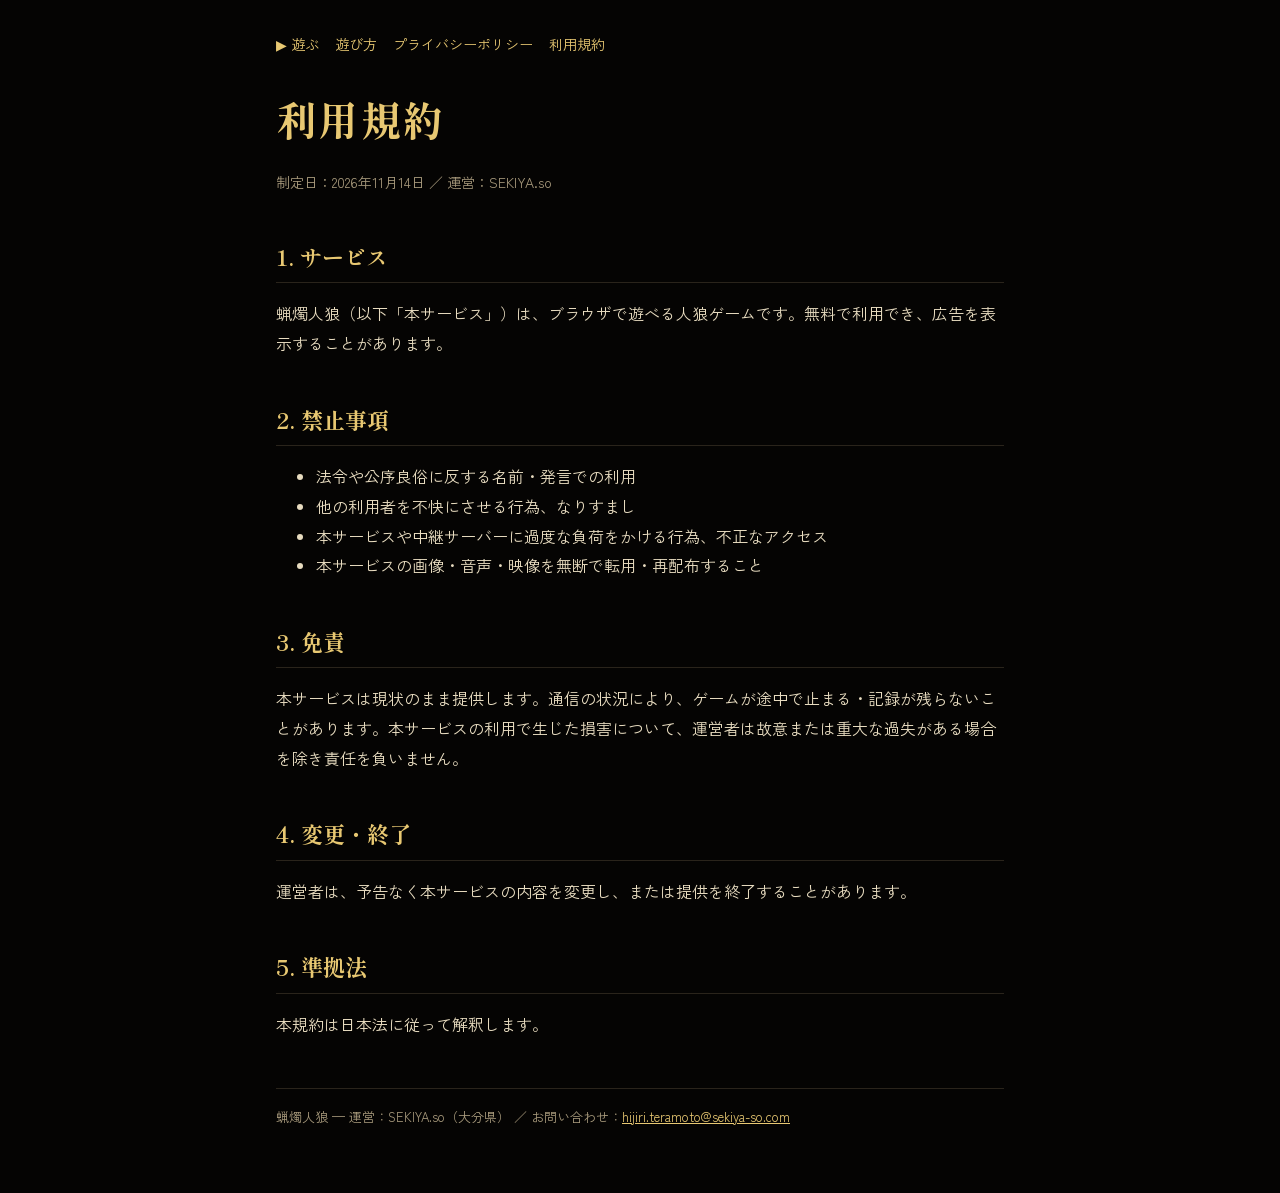
<file: terms/index.html>
<!doctype html><html lang="ja"><head><meta charset="utf-8"><meta name="google-adsense-account" content="ca-pub-3774532248262939">
<meta name="viewport" content="width=device-width,initial-scale=1"><title>利用規約｜蝋燭人狼</title>
<meta name="description" content="蝋燭人狼の利用規約。"><link rel="canonical" href="https://rousoku-jinro.uk/terms/"><meta property="og:title" content="利用規約｜蝋燭人狼"><meta property="og:description" content="蝋燭人狼の利用規約。"><meta property="og:image" content="https://rousoku-jinro.uk/img/og.jpg"><meta name="twitter:card" content="summary_large_image">
<link rel="preconnect" href="https://fonts.googleapis.com"><link rel="preconnect" href="https://fonts.gstatic.com" crossorigin>
<link href="https://fonts.googleapis.com/css2?family=Shippori+Mincho+B1:wght@800&family=Zen+Kaku+Gothic+New:wght@400;700&display=swap" rel="stylesheet">
<style>:root{--bg:#050403;--fg:#e8dcc0;--mut:#a89a7c;--gold:#e8c872;--line:#2a241b;--card:#0e0b08}
*{box-sizing:border-box}body{margin:0;background:var(--bg);color:var(--fg);font:16px/1.85 'Zen Kaku Gothic New',system-ui,sans-serif}
main{max-width:760px;margin:0 auto;padding:32px 16px 64px}a{color:var(--gold)}
h1{font-family:'Shippori Mincho B1',serif;font-size:clamp(28px,6vw,40px);color:var(--gold);margin:8px 0 4px;letter-spacing:.06em}
h2{font-family:'Shippori Mincho B1',serif;color:var(--gold);font-size:22px;margin:40px 0 8px;border-bottom:1px solid var(--line);padding-bottom:6px}
h3{font-size:17px;margin:20px 0 4px}p,li{color:var(--fg)}.mut{color:var(--mut);font-size:14px}
.top{display:flex;gap:16px;flex-wrap:wrap;font-size:14px;margin-bottom:24px}.top a{text-decoration:none}
.role{display:flex;gap:14px;background:var(--card);border:1px solid var(--line);border-radius:12px;padding:12px;margin:10px 0}
.role img{width:72px;height:72px;border-radius:8px;object-fit:cover;flex:none}.role b{color:var(--gold)}
.tag{display:inline-block;font-size:12px;border:1px solid var(--line);border-radius:99px;padding:0 8px;margin-left:6px;color:var(--mut)}
.cta{display:inline-block;margin:16px 0;padding:12px 24px;background:var(--gold);color:#1a1408;border-radius:10px;font-weight:700;text-decoration:none}
footer{border-top:1px solid var(--line);margin-top:48px;padding-top:16px;font-size:13px;color:var(--mut)}</style></head><body><main><nav class="top"><a href="/">▶ 遊ぶ</a><a href="/about/">遊び方</a><a href="/privacy/">プライバシーポリシー</a><a href="/terms/">利用規約</a></nav>
<h1>利用規約</h1><p class="mut">制定日：2026年11月14日 ／ 運営：SEKIYA.so</p>
<h2>1. サービス</h2><p>蝋燭人狼（以下「本サービス」）は、ブラウザで遊べる人狼ゲームです。無料で利用でき、広告を表示することがあります。</p>
<h2>2. 禁止事項</h2><ul><li>法令や公序良俗に反する名前・発言での利用</li><li>他の利用者を不快にさせる行為、なりすまし</li><li>本サービスや中継サーバーに過度な負荷をかける行為、不正なアクセス</li><li>本サービスの画像・音声・映像を無断で転用・再配布すること</li></ul>
<h2>3. 免責</h2><p>本サービスは現状のまま提供します。通信の状況により、ゲームが途中で止まる・記録が残らないことがあります。本サービスの利用で生じた損害について、運営者は故意または重大な過失がある場合を除き責任を負いません。</p>
<h2>4. 変更・終了</h2><p>運営者は、予告なく本サービスの内容を変更し、または提供を終了することがあります。</p>
<h2>5. 準拠法</h2><p>本規約は日本法に従って解釈します。</p>
<footer>蝋燭人狼 — 運営：SEKIYA.so（大分県） ／ お問い合わせ：<a href="mailto:hijiri.teramoto@sekiya-so.com">hijiri.teramoto@sekiya-so.com</a></footer></main></body></html>
</file>
<file: css/style.css>
:root {
  --bg: #0a0e19;
  --bg2: #121a2e;
  --panel: rgba(22, 29, 50, 0.82);
  --panel2: rgba(34, 43, 70, 0.7);
  --line: rgba(232, 214, 170, 0.12);
  --ink: #ece6d6;
  --muted: #a3a9b9;
  --gold: #e8c872;
  --gold2: #c9a24a;
  --blood: #d0473f;
  --village: #8fb573;
  --wolf: #d0473f;
  --fox: #e98a3c;
  --radius: 16px;
  --serif: 'Shippori Mincho B1', 'Noto Serif KR', 'Noto Serif SC', 'Hiragino Mincho ProN', serif;
  --sans: 'Zen Kaku Gothic New', 'Noto Sans KR', 'Noto Sans SC', system-ui, -apple-system, 'Hiragino Sans', sans-serif;
  color-scheme: dark;
}
* { box-sizing: border-box; }
html, body { margin: 0; min-height: 100%; }
body {
  background: radial-gradient(1200px 700px at 70% -10%, #1d2a4d 0%, transparent 60%), linear-gradient(180deg, #0c1122 0%, var(--bg) 60%);
  background-attachment: fixed;
  color: var(--ink);
  font-family: var(--sans);
  font-size: 15px;
  line-height: 1.6;
  -webkit-tap-highlight-color: transparent;
  overflow-x: hidden;
  transition: background 1.2s;
}
body[data-phase="day"], body[data-phase="morning"], body[data-phase="vote"], body[data-phase="voteResult"], body[data-phase="execution"] {
  background: radial-gradient(1000px 600px at 50% -20%, #4a3a26 0%, transparent 65%), linear-gradient(180deg, #1e1913 0%, #110e0b 70%);
  background-attachment: fixed;
  --panel: rgba(44, 36, 27, 0.82);
  --panel2: rgba(66, 54, 40, 0.65);
  --line: rgba(240, 210, 160, 0.14);
}
body[data-phase="vote"], body[data-phase="voteResult"], body[data-phase="execution"] {
  background: radial-gradient(900px 600px at 50% -20%, #5a2020 0%, transparent 65%), linear-gradient(180deg, #1c1010 0%, #0e0909 70%);
  background-attachment: fixed;
}
.bg-stars {
  position: fixed; inset: 0; pointer-events: none; z-index: 0; opacity: .5;
  background-image: radial-gradient(1px 1px at 10% 20%, #fff8 50%, transparent 51%), radial-gradient(1px 1px at 30% 70%, #fff6 50%, transparent 51%), radial-gradient(1.5px 1.5px at 80% 30%, #fff9 50%, transparent 51%), radial-gradient(1px 1px at 60% 10%, #fff7 50%, transparent 51%), radial-gradient(1px 1px at 90% 80%, #fff5 50%, transparent 51%), radial-gradient(1px 1px at 45% 45%, #fff6 50%, transparent 51%);
  background-size: 400px 400px;
  transition: opacity 1s;
}
body[data-phase="day"] .bg-stars, body[data-phase="morning"] .bg-stars, body[data-phase^="vote"] .bg-stars, body[data-phase="execution"] .bg-stars { opacity: 0; }

button, input, select { font: inherit; color: inherit; }
h1, h2, h3, h4 { font-family: var(--serif); font-weight: 800; letter-spacing: .04em; margin: 0; }
h3 { font-size: 17px; margin-bottom: 12px; }
p { margin: 0; }
.note { color: var(--muted); font-size: 12.5px; line-height: 1.55; }
.center-t { text-align: center; margin-top: 10px; }

/* ---------- ヘッダー ---------- */
.top {
  position: sticky; top: 0; z-index: 20;
  display: flex; align-items: center; gap: 10px;
  padding: calc(env(safe-area-inset-top) + 10px) 16px 10px;
  background: linear-gradient(180deg, rgba(8, 11, 20, .92), rgba(8, 11, 20, .6));
  backdrop-filter: blur(10px); -webkit-backdrop-filter: blur(10px);
  border-bottom: 1px solid var(--line);
}
.brand { display: flex; align-items: center; gap: 8px; background: none; border: 0; padding: 0; cursor: pointer; min-width: 0; }
.brand-t { font-family: var(--serif); font-weight: 800; font-size: 16px; white-space: nowrap; letter-spacing: .06em; }
.mini-moon { width: 22px; height: 22px; border-radius: 50%; flex: none; background: radial-gradient(circle at 35% 35%, #fff3c4, var(--gold) 55%, #b98f35); box-shadow: 0 0 14px #e8c87266; }
.hd-mid { flex: 1; display: flex; justify-content: center; min-width: 0; }
.hd-right { display: flex; align-items: center; gap: 6px; }
.phase-chip { font-size: 12.5px; padding: 4px 12px; border-radius: 99px; background: var(--panel2); border: 1px solid var(--line); white-space: nowrap; overflow: hidden; text-overflow: ellipsis; }
.phase-chip.night { color: #c8d4ff; }
.phase-chip.vote, .phase-chip.voteResult, .phase-chip.execution { color: #ffb4ae; }
.room-chip { display: inline-flex; align-items: center; gap: 6px; font-family: ui-monospace, Menlo, monospace; font-size: 12px; letter-spacing: .12em; padding: 4px 8px 4px 10px; border-radius: 8px; background: var(--panel2); border: 1px solid var(--line); }
.dot { width: 8px; height: 8px; border-radius: 50%; background: #e0b84a; display: inline-block; }
.dot.online { background: #6fcf7c; box-shadow: 0 0 8px #6fcf7c; }
.dot.offline { background: var(--blood); }
.icon-btn { width: 36px; height: 36px; display: grid; place-items: center; border-radius: 10px; background: transparent; border: 1px solid transparent; cursor: pointer; color: var(--ink); }
.icon-btn:hover { background: var(--panel2); border-color: var(--line); }
.lang-sel { position: relative; display: flex; align-items: center; gap: 4px; padding: 0 6px; height: 36px; border-radius: 10px; border: 1px solid var(--line); background: var(--panel2); cursor: pointer; }
.lang-sel select { appearance: none; -webkit-appearance: none; background: transparent; border: 0; font-size: 13px; padding: 0 2px; cursor: pointer; outline: none; }
.lang-sel option { background: #1a2238; }
.sound-pop { position: absolute; right: 16px; top: calc(100% + 6px); width: 230px; display: grid; gap: 10px; padding: 14px; z-index: 30; }

@media (max-width: 560px) {
  .brand-t { display: none; }
  .hd-mid { justify-content: flex-start; }
  .room-chip { display: none; }
  .top { gap: 6px; padding-left: 12px; padding-right: 12px; }
}

/* ---------- 共通部品 ---------- */
main { position: relative; z-index: 1; padding: 18px 16px calc(env(safe-area-inset-bottom) + 90px); max-width: 1120px; margin: 0 auto; }
.card { background: var(--panel); border: 1px solid var(--line); border-radius: var(--radius); padding: 18px; box-shadow: 0 10px 40px rgba(0, 0, 0, .35), inset 0 1px 0 rgba(255, 255, 255, .04); backdrop-filter: blur(6px); -webkit-backdrop-filter: blur(6px); }
.card + .card, .col > * + * { margin-top: 14px; }
.card-h { display: flex; justify-content: space-between; align-items: center; gap: 10px; margin-bottom: 10px; flex-wrap: wrap; }
.card-h h3 { margin: 0; }
.row { display: flex; gap: 8px; align-items: center; }
.row.end { justify-content: flex-end; margin-top: 10px; }
.btn {
  display: inline-flex; align-items: center; justify-content: center; gap: 6px;
  padding: 11px 18px; border-radius: 12px; border: 1px solid var(--line);
  background: var(--panel2); cursor: pointer; font-weight: 700; letter-spacing: .03em;
  transition: transform .15s cubic-bezier(.2, .8, .2, 1), background .2s, border-color .2s, opacity .2s;
  touch-action: manipulation; white-space: nowrap;
}
.btn:hover { border-color: rgba(232, 200, 114, .4); }
.btn:active { transform: scale(.97); }
.btn:disabled { opacity: .38; cursor: not-allowed; transform: none; }
.btn.primary { background: linear-gradient(180deg, #f0d48a, #c9a24a); color: #1d1608; border-color: #f4dc9c; box-shadow: 0 6px 24px rgba(232, 200, 114, .25); }
.btn.danger { background: linear-gradient(180deg, #e0605a, #a8302b); color: #fff; border-color: #f08a84; box-shadow: 0 6px 24px rgba(208, 71, 63, .3); }
.btn.ghost { background: transparent; }
.btn.on { background: rgba(232, 200, 114, .16); border-color: rgba(232, 200, 114, .5); color: var(--gold); }
.btn.big { width: 100%; padding: 15px 20px; font-size: 16.5px; border-radius: 14px; }
.btn.sm { padding: 7px 12px; font-size: 13px; border-radius: 10px; }
.btn.xs { padding: 4px 10px; font-size: 12px; border-radius: 8px; }
.btn.wide { width: 100%; margin-top: 14px; }
input[type="text"], input:not([type]), .code-in, .url {
  width: 100%; min-width: 0; padding: 12px 14px; border-radius: 12px; border: 1px solid var(--line);
  background: rgba(0, 0, 0, .28); outline: none; font-size: 16px;
}
input:focus { border-color: rgba(232, 200, 114, .6); box-shadow: 0 0 0 3px rgba(232, 200, 114, .12); }
select { padding: 8px 10px; border-radius: 10px; border: 1px solid var(--line); background: rgba(0, 0, 0, .3); }
input[type="range"] { width: 100%; accent-color: var(--gold); }
.sw { display: flex; align-items: center; gap: 10px; cursor: pointer; font-size: 14px; padding: 6px 0; }
.sw input { position: absolute; opacity: 0; pointer-events: none; }
.sw span { width: 40px; height: 23px; border-radius: 99px; background: #3a4258; position: relative; flex: none; transition: background .2s; }
.sw span::after { content: ''; position: absolute; left: 3px; top: 3px; width: 17px; height: 17px; border-radius: 50%; background: #fff; transition: transform .2s cubic-bezier(.2, .8, .2, 1); }
.sw input:checked + span { background: var(--gold2); }
.sw input:checked + span::after { transform: translateX(17px); }
.sw input:focus-visible + span { outline: 2px solid var(--gold); outline-offset: 2px; }
.badge { display: inline-flex; align-items: center; gap: 3px; font-size: 11px; padding: 2px 8px; border-radius: 99px; background: rgba(232, 200, 114, .14); color: var(--gold); border: 1px solid rgba(232, 200, 114, .3); }
.badge.me { background: rgba(120, 170, 255, .14); color: #a9c5ff; border-color: rgba(120, 170, 255, .3); }
.av { width: 34px; height: 34px; border-radius: 50%; display: inline-grid; place-items: center; flex: none; background: radial-gradient(circle at 35% 30%, color-mix(in srgb, var(--c) 70%, #fff), var(--c) 60%, color-mix(in srgb, var(--c) 60%, #000)); color: #fff; font-weight: 700; font-size: 15px; text-shadow: 0 1px 2px #0006; box-shadow: 0 2px 8px #0005, inset 0 -2px 4px #0003; }
.av.lg { width: 52px; height: 52px; font-size: 21px; }
.team { font-size: 11px; padding: 2px 8px; border-radius: 99px; border: 1px solid; white-space: nowrap; }
.t-village { color: var(--village); border-color: rgba(143, 181, 115, .4); background: rgba(143, 181, 115, .1); }
.t-wolf { color: #ff8a80; border-color: rgba(208, 71, 63, .45); background: rgba(208, 71, 63, .12); }
.t-fox { color: var(--fox); border-color: rgba(233, 138, 60, .45); background: rgba(233, 138, 60, .1); }
.ricon { flex: none; filter: drop-shadow(0 2px 6px rgba(0, 0, 0, .4)); }
.spinner { width: 34px; height: 34px; border-radius: 50%; border: 3px solid var(--line); border-top-color: var(--gold); margin: 0 auto 12px; animation: spin 1s linear infinite; }
@keyframes spin { to { transform: rotate(360deg); } }
.center { min-height: 60vh; display: grid; place-items: center; }
.msg { text-align: center; max-width: 440px; width: 100%; }
.msg h2 { margin-bottom: 8px; }
.narrow { max-width: 560px; margin: 0 auto; }

/* ---------- ホーム ---------- */
.home { max-width: 520px; margin: 0 auto; }
.hero { text-align: center; padding: 34px 0 26px; position: relative; }
.hero-moon { width: 120px; height: 120px; margin: 0 auto 18px; border-radius: 50%; background: radial-gradient(circle at 38% 36%, #fff6d6 0%, #f1d78e 40%, #caa04a 75%, #9e7a33 100%); box-shadow: 0 0 60px 10px rgba(232, 200, 114, .28), 0 0 160px 40px rgba(232, 200, 114, .1); position: relative; animation: float 7s ease-in-out infinite; }
.hero-moon::after { content: ''; position: absolute; inset: 0; border-radius: 50%; background: radial-gradient(circle at 62% 60%, rgba(120, 90, 40, .35) 0 9%, transparent 10%), radial-gradient(circle at 40% 66%, rgba(120, 90, 40, .25) 0 6%, transparent 7%), radial-gradient(circle at 66% 32%, rgba(120, 90, 40, .22) 0 5%, transparent 6%); }
@keyframes float { 50% { transform: translateY(-8px); } }
.kicker { font-size: 11px; letter-spacing: .3em; color: var(--muted); }
.hero h1 { font-size: clamp(40px, 11vw, 64px); line-height: 1.15; margin: 8px 0 6px; background: linear-gradient(180deg, #fff3cf, #e8c872 60%, #b8913d); -webkit-background-clip: text; background-clip: text; color: transparent; text-shadow: 0 0 30px rgba(232, 200, 114, .15); }
.tagline { color: var(--muted); font-family: var(--serif); letter-spacing: .2em; }
.strip { display: flex; justify-content: center; gap: 8px; margin-top: 18px; flex-wrap: wrap; }
.strip-i { width: 46px; height: 46px; border-radius: 50%; display: grid; place-items: center; background: rgba(255, 255, 255, .04); border: 1px solid var(--line); }
.home-card { display: grid; gap: 12px; }
.divider { display: flex; align-items: center; gap: 10px; color: var(--muted); font-size: 12px; margin-top: 4px; }
.divider::before, .divider::after { content: ''; flex: 1; height: 1px; background: var(--line); }
.code-in { text-transform: uppercase; letter-spacing: .25em; font-family: ui-monospace, Menlo, monospace; }
.guide-btns { display: grid; grid-template-columns: 1fr 1fr; gap: 10px; margin-top: 14px; }

/* ---------- ロビー ---------- */
.grid2 { display: grid; grid-template-columns: minmax(0, 1fr) minmax(0, 1.25fr); gap: 16px; align-items: start; }
@media (max-width: 860px) { .grid2 { grid-template-columns: minmax(0, 1fr); } }
.invite { text-align: center; }
.qr-wrap { display: grid; place-items: center; }
.qr { background: #fff; padding: 10px; border-radius: 14px; width: min(260px, 70vw); aspect-ratio: 1; box-shadow: 0 0 0 6px rgba(232, 200, 114, .15), 0 10px 40px rgba(0, 0, 0, .4); }
.qr svg { width: 100%; height: 100%; display: block; }
.code-big { font-family: ui-monospace, Menlo, monospace; font-size: 34px; letter-spacing: .3em; margin: 14px 0 12px; color: var(--gold); font-weight: 700; }
.code-big small { display: block; font-family: var(--sans); font-size: 11px; letter-spacing: .1em; color: var(--muted); font-weight: 400; }
.url { font-size: 12px; padding: 8px 10px; color: var(--muted); }
.plist { list-style: none; margin: 0; padding: 0; display: grid; gap: 6px; }
.plist li { display: flex; align-items: center; gap: 10px; padding: 8px 10px; border-radius: 12px; background: rgba(255, 255, 255, .03); border: 1px solid transparent; animation: pop .4s cubic-bezier(.2, .9, .3, 1.3) both; }
.plist li.me { border-color: rgba(120, 170, 255, .3); }
.plist li .pn { flex: 1; font-weight: 700; min-width: 0; overflow: hidden; text-overflow: ellipsis; white-space: nowrap; }
.plist .empty { color: var(--muted); justify-content: center; font-size: 13px; }
@keyframes pop { from { opacity: 0; transform: scale(.92) translateY(4px); } }
.host-join { margin-top: 12px; padding-top: 12px; border-top: 1px dashed var(--line); display: grid; gap: 8px; }
.roles-edit { display: grid; gap: 6px; }
.re-row { display: flex; align-items: center; gap: 10px; padding: 8px 10px; border-radius: 12px; background: rgba(255, 255, 255, .03); }
.re-t { flex: 1; min-width: 0; display: flex; flex-direction: column; }
.re-t b { font-size: 14.5px; }
.re-t small { color: var(--muted); font-size: 11.5px; line-height: 1.4; }
.stepper { display: flex; align-items: center; gap: 4px; background: rgba(0, 0, 0, .25); border-radius: 10px; padding: 3px; border: 1px solid var(--line); }
.stepper button { width: 34px; height: 34px; border-radius: 8px; border: 0; background: rgba(255, 255, 255, .06); cursor: pointer; font-size: 18px; font-weight: 700; }
.stepper button:disabled { opacity: .3; }
.stepper button:active:not(:disabled) { transform: scale(.92); }
.stepper span { min-width: 26px; text-align: center; font-weight: 700; font-size: 16px; font-variant-numeric: tabular-nums; }
.total { margin-top: 12px; padding: 9px 12px; border-radius: 10px; font-weight: 700; text-align: center; }
.total.ok { background: rgba(111, 207, 124, .1); color: #8fdc98; }
.total.ng { background: rgba(208, 71, 63, .12); color: #ff9a92; }
.rec-note { margin: -4px 0 10px; }
.balance { margin-top: 14px; }
.bal-h { display: flex; justify-content: space-between; align-items: baseline; margin-bottom: 8px; font-size: 13px; color: var(--muted); }
.bal-h b { font-size: 14px; }
.bal-strongV, .bal-village { color: var(--village); }
.bal-even { color: var(--gold); }
.bal-wolf, .bal-strongW { color: #ff8a80; }
.bal-bar { display: flex; height: 14px; border-radius: 99px; overflow: hidden; background: #0005; box-shadow: inset 0 1px 3px #0008; }
.bal-bar i { display: block; height: 100%; transition: width .6s cubic-bezier(.2, .8, .2, 1); }
.bv { background: linear-gradient(90deg, #6f9c55, #a3cf83); }
.bw { background: linear-gradient(90deg, #e3615a, #a8302b); }
.bf { background: linear-gradient(90deg, #f0a35c, #d9762a); }
.bal-legend { display: flex; justify-content: space-between; font-size: 12px; margin: 6px 0 6px; font-variant-numeric: tabular-nums; }
.lv { color: var(--village); } .lw { color: #ff8a80; } .lf { color: var(--fox); }
.set-row { display: flex; justify-content: space-between; align-items: center; gap: 10px; padding: 4px 0 8px; }
.errs { list-style: none; padding: 10px 14px; margin: 14px 0 0; border-radius: 12px; background: rgba(208, 71, 63, .1); color: #ffb0a9; font-size: 13px; border: 1px solid rgba(208, 71, 63, .3); }
.start { margin-top: 14px; }

/* ---------- 説明 ---------- */
.steps { list-style: none; padding: 0; margin: 0; display: grid; gap: 12px; }
.steps li { display: flex; gap: 12px; }
.steps .num { flex: none; width: 28px; height: 28px; border-radius: 50%; display: grid; place-items: center; background: rgba(232, 200, 114, .14); color: var(--gold); font-weight: 700; font-family: var(--serif); border: 1px solid rgba(232, 200, 114, .35); }
.steps b { display: block; font-family: var(--serif); }
.steps p { color: var(--muted); font-size: 13.5px; }
.tips-h { margin: 18px 0 8px; font-size: 15px; }
.tips { margin: 0; padding-left: 20px; color: var(--muted); font-size: 13.5px; display: grid; gap: 4px; }
.role-list { display: grid; gap: 10px; }
.role-entry { display: flex; gap: 12px; padding: 12px; border-radius: 14px; background: rgba(255, 255, 255, .03); border: 1px solid var(--line); }
.re-h { display: flex; align-items: center; gap: 8px; flex-wrap: wrap; margin-bottom: 2px; }
.re-h b { font-family: var(--serif); font-size: 16px; }
.re-h .cnt { color: var(--gold); font-weight: 700; }
.re-body p { font-size: 13.5px; }
.re-body .ab { color: var(--muted); font-size: 12.5px; margin-top: 4px; }
.ab span, .rc-ab span { display: inline-block; font-size: 10.5px; padding: 0 6px; margin-right: 6px; border-radius: 4px; background: rgba(255, 255, 255, .08); color: var(--ink); }

/* ---------- モーダル ---------- */
#modal { position: fixed; inset: 0; z-index: 50; display: grid; place-items: center; padding: 16px; }
#modal[hidden] { display: none; }
.modal-bg { position: absolute; inset: 0; background: rgba(3, 5, 12, .7); backdrop-filter: blur(4px); -webkit-backdrop-filter: blur(4px); animation: fadein .25s; }
.modal { position: relative; width: min(620px, 100%); max-height: min(86vh, 900px); display: flex; flex-direction: column; padding: 0; overflow: hidden; animation: rise .35s cubic-bezier(.2, .9, .3, 1); background: #141b2f; }
.tabs { display: flex; gap: 4px; padding: 10px 10px 0; border-bottom: 1px solid var(--line); }
.tab { background: none; border: 0; padding: 10px 14px; cursor: pointer; color: var(--muted); font-weight: 700; border-bottom: 2px solid transparent; }
.tab.on { color: var(--gold); border-bottom-color: var(--gold); }
.x { margin-left: auto; background: none; border: 0; font-size: 26px; cursor: pointer; color: var(--muted); padding: 0 10px; }
.modal-body { overflow-y: auto; padding: 18px; -webkit-overflow-scrolling: touch; }
@keyframes fadein { from { opacity: 0; } }
@keyframes rise { from { opacity: 0; transform: translateY(20px) scale(.98); } }

/* ---------- 参加 ---------- */
.join-card { text-align: center; display: grid; gap: 10px; }
.join-moon { width: 70px; height: 70px; margin: 4px auto 6px; border-radius: 50%; background: radial-gradient(circle at 38% 36%, #fff6d6, #e8c872 55%, #a5803a); box-shadow: 0 0 40px rgba(232, 200, 114, .35); }
.join-card h2 { font-size: 26px; }
.lbl { text-align: left; font-size: 13px; color: var(--muted); margin-top: 6px; }
.waiting-dot { font-size: 12px; color: var(--muted); display: inline-flex; align-items: center; gap: 6px; }
.waiting-dot::before { content: ''; width: 7px; height: 7px; border-radius: 50%; background: var(--gold); animation: blink 1.4s infinite; }
@keyframes blink { 50% { opacity: .2; } }

/* ---------- 役職カード ---------- */
.role-screen { text-align: center; }
.ttl { font-size: 22px; margin: 6px 0 16px; }
.flip { position: relative; width: min(340px, 100%); margin: 0 auto 18px; aspect-ratio: 5 / 7.4; perspective: 1200px; cursor: pointer; user-select: none; -webkit-user-select: none; touch-action: none; -webkit-touch-callout: none; }
.face { position: absolute; inset: 0; border-radius: 22px; backface-visibility: hidden; -webkit-backface-visibility: hidden; transition: transform .6s cubic-bezier(.3, .9, .3, 1); overflow: hidden; }
.back { display: flex; flex-direction: column; align-items: center; justify-content: center; gap: 8px; background: radial-gradient(circle at 50% 35%, #2a3763, #121933 70%); border: 1px solid rgba(232, 200, 114, .4); box-shadow: 0 20px 60px rgba(0, 0, 0, .5), inset 0 0 0 8px rgba(0, 0, 0, .15), inset 0 0 0 9px rgba(232, 200, 114, .25); }
.back b { font-family: var(--serif); font-size: 18px; color: var(--gold); }
.back small { color: var(--muted); }
.back-emblem { width: 120px; height: 120px; border-radius: 50%; margin-bottom: 12px; background: radial-gradient(circle at 60% 40%, #121933 0 32%, transparent 33%), radial-gradient(circle at 45% 45%, #f6dc95, #c9a24a 70%); box-shadow: 0 0 40px rgba(232, 200, 114, .3); animation: float 4s ease-in-out infinite; }
.front { transform: rotateY(180deg); }
.flip.show .back { transform: rotateY(-180deg); }
.flip.show .front { transform: rotateY(0); }
.role-card { height: 100%; display: flex; flex-direction: column; align-items: center; justify-content: center; gap: 8px; padding: 22px 20px; background: radial-gradient(circle at 50% 20%, color-mix(in srgb, var(--rc) 30%, #1a2038), #10152a 75%); border: 1px solid color-mix(in srgb, var(--rc) 60%, transparent); border-radius: 22px; box-shadow: inset 0 0 60px color-mix(in srgb, var(--rc) 20%, transparent); }
.rc-icon { width: 130px; height: 130px; display: grid; place-items: center; border-radius: 50%; background: radial-gradient(circle, color-mix(in srgb, var(--rc) 25%, transparent), transparent 70%); }
.rc-name { font-family: var(--serif); font-size: 32px; font-weight: 800; letter-spacing: .1em; color: color-mix(in srgb, var(--rc) 60%, #fff); }
.rc-short { font-size: 14px; }
.rc-ab { font-size: 12.5px; color: var(--muted); }
.rc-win { font-size: 12.5px; color: var(--gold); }
.partners { margin-top: 6px; padding: 8px 12px; border-radius: 10px; background: rgba(0, 0, 0, .3); font-size: 13px; display: flex; gap: 8px; align-items: center; flex-wrap: wrap; justify-content: center; }
.partners span { color: var(--muted); font-size: 11.5px; }
.waiting { color: var(--muted); font-size: 13px; margin-top: 10px; }

/* ---------- 盤面 ---------- */
.phase-head { display: flex; align-items: center; gap: 12px; margin: 4px 0 14px; }
.phase-head h2 { font-size: 22px; flex: 1; }
.moon-sm { width: 34px; height: 34px; border-radius: 50%; flex: none; background: radial-gradient(circle at 65% 35%, #0c1122 0 30%, transparent 31%), radial-gradient(circle at 40% 45%, #fff2c4, #e8c872 70%); box-shadow: 0 0 20px rgba(232, 200, 114, .35); }
.sun-sm { width: 34px; height: 34px; border-radius: 50%; flex: none; background: radial-gradient(circle, #fff2c4, #f0a94a 70%); box-shadow: 0 0 24px rgba(240, 169, 74, .55); }
.timer { font-family: ui-monospace, Menlo, monospace; font-size: 24px; font-weight: 700; padding: 4px 12px; border-radius: 10px; background: rgba(0, 0, 0, .3); border: 1px solid var(--line); font-variant-numeric: tabular-nums; }
.timer.urgent { color: #ff8a80; animation: pulse 1s infinite; }
.timer.big { font-size: 46px; padding: 6px 20px; }
@keyframes pulse { 50% { transform: scale(1.06); } }
.hint { color: var(--muted); font-size: 13.5px; margin-bottom: 14px; }
.banner { padding: 11px 14px; border-radius: 12px; margin-bottom: 12px; font-weight: 700; font-size: 14px; }
.banner.dead { background: rgba(208, 71, 63, .14); border: 1px solid rgba(208, 71, 63, .35); color: #ffb0a9; }
.banner.peace { background: rgba(143, 181, 115, .12); border: 1px solid rgba(143, 181, 115, .3); color: #c4e3ad; }
.pgrid { display: grid; grid-template-columns: repeat(auto-fill, minmax(104px, 1fr)); gap: 10px; }
.ptok { position: relative; display: flex; flex-direction: column; align-items: center; gap: 6px; padding: 14px 8px 12px; border-radius: 14px; background: var(--panel); border: 1px solid var(--line); text-align: center; transition: transform .18s cubic-bezier(.2, .8, .2, 1), border-color .2s, background .2s, opacity .3s, filter .3s; }
button.ptok { cursor: pointer; }
.ptok.can:hover { border-color: rgba(232, 200, 114, .45); transform: translateY(-2px); }
.ptok.can:active { transform: scale(.96); }
.ptok.sel { border-color: var(--gold); background: rgba(232, 200, 114, .14); box-shadow: 0 0 0 3px rgba(232, 200, 114, .2), 0 8px 30px rgba(232, 200, 114, .15); transform: translateY(-2px); }
body[data-phase="vote"] .ptok.sel { border-color: #ff7b72; background: rgba(208, 71, 63, .2); box-shadow: 0 0 0 3px rgba(208, 71, 63, .25); }
.ptok.dim { opacity: .45; }
.ptok.dead { filter: grayscale(1); opacity: .5; }
.ptok.dead .av { position: relative; }
.pt-name { font-weight: 700; font-size: 13.5px; line-height: 1.3; word-break: break-all; }
.pt-name small { display: block; font-weight: 400; font-size: 10.5px; color: var(--muted); }
.pt-role { display: inline-flex; align-items: center; gap: 3px; font-size: 11px; padding: 1px 6px; border-radius: 6px; background: rgba(0, 0, 0, .35); }
.tag { position: absolute; top: 6px; right: 6px; font-size: 10px; padding: 1px 6px; border-radius: 6px; background: #3b0d0d; color: #ff9a92; border: 1px solid #7a2420; }
.tag.exec { background: #2b1d0a; color: #f3c66b; border-color: #6b4c17; }
.done { position: absolute; top: 6px; left: 8px; font-size: 12px; color: var(--muted); }
.done.y { color: #8fdc98; }
.sticky-act { position: sticky; bottom: calc(env(safe-area-inset-bottom) + 12px); margin-top: 16px; z-index: 5; }
.sticky-act .btn { box-shadow: 0 10px 30px rgba(0, 0, 0, .6); }
.prompt-card { margin-bottom: 14px; }
.prompt { font-family: var(--serif); font-size: 17px; font-weight: 800; }
.prompt-card .note { margin-top: 4px; }
.pack { margin-top: 10px; padding: 8px 12px; border-radius: 10px; background: rgba(208, 71, 63, .12); border: 1px solid rgba(208, 71, 63, .3); font-size: 13px; display: flex; flex-wrap: wrap; gap: 6px 12px; align-items: center; }
.pack span { display: inline-flex; align-items: center; gap: 4px; color: #ffb0a9; }
.night-msg { margin: 10px auto; }
.zzz { font-size: 44px; color: var(--gold); line-height: 1; margin-bottom: 8px; animation: float 3s ease-in-out infinite; }
.my { margin-top: 16px; }
.peek { position: relative; padding: 12px 14px; border-radius: 12px; border: 1px dashed var(--line); cursor: pointer; user-select: none; -webkit-user-select: none; touch-action: none; -webkit-touch-callout: none; min-height: 50px; display: flex; align-items: center; justify-content: center; text-align: center; }
.peek-show { display: none; align-items: center; gap: 8px; flex-wrap: wrap; justify-content: center; }
.peek.show { border-style: solid; border-color: rgba(232, 200, 114, .4); background: rgba(232, 200, 114, .08); }
.peek.show .peek-hide { display: none; }
.peek.show .peek-show { display: flex; }
.peek-show .notes { width: 100%; margin-top: 8px; text-align: left; }
.peek-hide { color: var(--muted); font-size: 13px; }
.peek .partners { margin: 0; }
.notes { margin-top: 12px; }
.notes h4 { font-size: 14px; margin-bottom: 6px; }
.notes ul { list-style: none; padding: 0; margin: 0; display: grid; gap: 6px; }
.notes li { display: flex; align-items: center; gap: 6px; font-size: 13.5px; padding: 6px 10px; border-radius: 10px; background: rgba(0, 0, 0, .25); flex-wrap: wrap; }
.notes .d { font-size: 11px; color: var(--muted); min-width: 44px; }
.res { padding: 1px 8px; border-radius: 6px; }
.res.wolf { background: rgba(208, 71, 63, .25); color: #ffaaa3; }
.res.human { background: rgba(143, 181, 115, .2); color: #c4e3ad; }
.tally ul { list-style: none; padding: 0; margin: 0; display: grid; gap: 10px; }
.tally li { padding: 10px 12px; border-radius: 12px; background: rgba(0, 0, 0, .25); animation: pop .5s cubic-bezier(.2, .9, .3, 1.2) both; }
.tally li:nth-child(2) { animation-delay: .15s; } .tally li:nth-child(3) { animation-delay: .3s; } .tally li:nth-child(4) { animation-delay: .45s; } .tally li:nth-child(5) { animation-delay: .6s; }
.tally li.top { border: 1px solid rgba(208, 71, 63, .5); }
.tally li.victim { background: rgba(208, 71, 63, .2); }
.tl { display: flex; align-items: center; gap: 10px; }
.tl b { flex: 1; }
.vn { font-weight: 700; color: #ffb0a9; font-variant-numeric: tabular-nums; }
.tbar { height: 8px; border-radius: 99px; background: rgba(255, 255, 255, .06); margin-top: 8px; overflow: hidden; }
.tbar i { display: block; height: 100%; background: linear-gradient(90deg, #e0605a, #a8302b); border-radius: 99px; animation: grow .9s cubic-bezier(.2, .8, .2, 1) both .3s; transform-origin: left; }
@keyframes grow { from { transform: scaleX(0); } }
.voters { font-size: 12px; color: var(--muted); margin-top: 6px; }
.exec-line { margin-top: 14px; text-align: center; font-family: var(--serif); font-size: 18px; color: #ffb0a9; }
.ghost-view .dead-msg { border-color: rgba(160, 170, 210, .25); background: rgba(30, 34, 52, .75); }
.ghost-i { font-size: 34px; color: #b9c0dc; }
.sec-h { margin: 18px 0 10px; font-size: 15px; color: #b9c0dc; }
.ghost-view .timer { display: inline-block; margin-top: 10px; }

/* ---------- 点数 ---------- */
.pts-box { margin: 10px 0 6px; padding: 10px 12px; border-radius: 12px; background: rgba(0, 0, 0, .22); display: grid; gap: 4px; }
.pts-h { font-size: 12px; color: var(--muted); }
.pts { display: flex; justify-content: space-between; gap: 10px; font-size: 13px; }
.pts b { font-variant-numeric: tabular-nums; }
.scores { list-style: none; padding: 0; margin: 0 0 10px; display: grid; gap: 6px; }
.scores li { display: flex; align-items: center; gap: 10px; padding: 8px 12px; border-radius: 12px; background: rgba(0, 0, 0, .22); animation: pop .5s cubic-bezier(.2, .9, .3, 1.2) both; }
.scores li.me { border: 1px solid rgba(120, 170, 255, .35); }
.scores .pn { flex: 1; min-width: 0; overflow: hidden; text-overflow: ellipsis; white-space: nowrap; }
.medal { width: 26px; height: 26px; flex: none; border-radius: 50%; display: grid; place-items: center; font-weight: 800; font-size: 13px; color: var(--muted); background: rgba(255, 255, 255, .06); font-family: var(--serif); }
.medal.m1 { background: linear-gradient(180deg, #ffe7a0, #d4a437); color: #3a2a06; box-shadow: 0 0 14px rgba(232, 200, 114, .5); }
.medal.m2 { background: linear-gradient(180deg, #f1f3f8, #a9b0c0); color: #23262e; }
.medal.m3 { background: linear-gradient(180deg, #f0c09a, #b06a3a); color: #2b160a; }
.sc { font-weight: 800; font-variant-numeric: tabular-nums; min-width: 52px; text-align: right; font-size: 15px; }
.dl { font-size: 12px; font-weight: 700; padding: 1px 7px; border-radius: 99px; font-variant-numeric: tabular-nums; animation: dlpop .7s .5s cubic-bezier(.2, 1.6, .4, 1) both; }
.dl.pos { background: rgba(111, 207, 124, .18); color: #8fdc98; }
.dl.neg { background: rgba(208, 71, 63, .2); color: #ff9a92; }
.dl.zero { color: var(--muted); }
@keyframes dlpop { from { opacity: 0; transform: scale(.4); } }
.mv { font-size: 11px; font-weight: 700; }
.mv.up { color: #8fdc98; } .mv.down { color: #ff9a92; }

/* ---------- 終了 ---------- */
.win-banner { text-align: center; padding: 28px 18px; border-radius: 20px; margin-bottom: 14px; border: 1px solid; position: relative; overflow: hidden; }
.win-banner h2 { font-size: 30px; margin: 10px 0 6px; }
.win-banner p { color: var(--muted); font-family: var(--serif); }
.w-village { background: radial-gradient(circle at 50% 0, rgba(240, 210, 120, .35), rgba(40, 60, 30, .5)); border-color: rgba(232, 200, 114, .45); }
.w-wolf { background: radial-gradient(circle at 50% 0, rgba(208, 71, 63, .45), rgba(40, 10, 10, .6)); border-color: rgba(208, 71, 63, .5); }
.w-fox { background: radial-gradient(circle at 50% 0, rgba(233, 138, 60, .4), rgba(40, 20, 10, .6)); border-color: rgba(233, 138, 60, .5); }
.wb-i { display: inline-grid; place-items: center; width: 90px; height: 90px; border-radius: 50%; background: rgba(0, 0, 0, .25); }
.reveal { list-style: none; padding: 0; margin: 0; display: grid; gap: 6px; }
.reveal li { position: relative; display: flex; align-items: center; gap: 10px; padding: 8px 10px; border-radius: 12px; background: rgba(0, 0, 0, .22); flex-wrap: wrap; animation: pop .4s both; }
.reveal li.win { background: rgba(232, 200, 114, .1); border: 1px solid rgba(232, 200, 114, .3); }
.reveal li.dead .pn { text-decoration: line-through; opacity: .7; }
.reveal .pn { flex: 1; min-width: 80px; }
.reveal .rr { display: inline-flex; align-items: center; gap: 5px; font-size: 13.5px; }
.reveal .tag { position: static; }
.wm { font-size: 11px; padding: 1px 8px; border-radius: 99px; background: var(--gold); color: #1d1608; font-weight: 700; }
.timeline { list-style: none; padding: 0; margin: 0; display: grid; gap: 4px; font-size: 13.5px; }
.timeline .d { display: inline-block; min-width: 64px; color: var(--muted); font-size: 12px; }

/* ---------- GM ---------- */
.gm-head { display: flex; align-items: center; justify-content: space-between; gap: 16px; padding: 18px 20px; border-radius: 18px; background: var(--panel); border: 1px solid var(--line); margin-bottom: 14px; flex-wrap: wrap; }
.gm-head h2 { font-size: clamp(24px, 4vw, 38px); }
.gm-head p { color: var(--muted); }
.gm .pgrid { grid-template-columns: repeat(auto-fill, minmax(130px, 1fr)); }
.gm .tally { margin-bottom: 14px; }
.gm-ctrl { display: flex; gap: 8px; flex-wrap: wrap; margin-top: 16px; align-items: center; }
.gm-qr { position: fixed; right: 16px; bottom: calc(env(safe-area-inset-bottom) + 16px); display: flex; flex-direction: column; align-items: center; gap: 4px; font-family: ui-monospace, monospace; font-size: 12px; color: var(--muted); z-index: 4; opacity: .85; }
.gm-qr .qr { width: 92px; padding: 5px; border-radius: 8px; box-shadow: none; }
@media (max-width: 700px) { .gm-qr { display: none; } }
.host-panel { position: fixed; right: 12px; bottom: calc(env(safe-area-inset-bottom) + 12px); z-index: 15; display: flex; flex-direction: column; align-items: flex-end; gap: 8px; max-width: calc(100vw - 24px); }
.hp-toggle { display: inline-flex; align-items: center; gap: 6px; padding: 8px 12px; border-radius: 99px; background: rgba(10, 14, 25, .9); border: 1px solid rgba(232, 200, 114, .35); color: var(--gold); cursor: pointer; font-size: 12.5px; font-weight: 700; }
.hp-body { display: flex; flex-wrap: wrap; gap: 6px; justify-content: flex-end; padding: 12px; border-radius: 14px; background: rgba(10, 14, 25, .95); border: 1px solid var(--line); max-width: 360px; }
.hp-body .note { width: 100%; text-align: right; }
.host-panel:not(.open) { opacity: .75; }

/* ================= 演出 ================= */
#fx { position: fixed; inset: 0; z-index: 100; pointer-events: none; }
.fxs { position: absolute; inset: 0; pointer-events: auto; overflow: hidden; animation: fadein .6s ease both; background: #04060c; }
.fxs.out { animation: fadeout .6s ease both; }
@keyframes fadeout { to { opacity: 0; } }
.fx-skip { position: absolute; bottom: calc(env(safe-area-inset-bottom) + 18px); left: 0; right: 0; text-align: center; font-size: 12px; color: rgba(255, 255, 255, .45); letter-spacing: .1em; animation: fadein 1s 2s both; }
.sky { position: absolute; inset: 0; background: linear-gradient(180deg, #02030a 0%, #0b1430 45%, #1b2a55 80%, #2d3c6c 100%); }
.stars { position: absolute; inset: 0; }
.stars i { position: absolute; border-radius: 50%; background: #fff; animation: twinkle 3s ease-in-out infinite; }
@keyframes twinkle { 50% { opacity: .25; } }
.moon { position: absolute; left: 50%; top: 16%; width: 18vmin; height: 18vmin; margin-left: -9vmin; border-radius: 50%; background: radial-gradient(circle at 38% 36%, #fffbe6, #f3dc9b 45%, #d1ab55 85%); box-shadow: 0 0 6vmin 1vmin rgba(255, 230, 160, .35), 0 0 22vmin 6vmin rgba(255, 230, 160, .12); animation: moonrise 3.6s cubic-bezier(.2, .7, .2, 1) both; }
.moon span { position: absolute; inset: 0; border-radius: 50%; background: radial-gradient(circle at 62% 58%, rgba(140, 105, 50, .35) 0 9%, transparent 10%), radial-gradient(circle at 38% 68%, rgba(140, 105, 50, .25) 0 6%, transparent 7%), radial-gradient(circle at 68% 30%, rgba(140, 105, 50, .2) 0 5%, transparent 6%); }
.moon.big { width: 30vmin; height: 30vmin; margin-left: -15vmin; top: 10%; animation-duration: 5s; }
.moon.red { background: radial-gradient(circle at 38% 36%, #ffd0c0, #e0533f 50%, #7c1c14 95%); box-shadow: 0 0 8vmin 2vmin rgba(220, 60, 40, .45), 0 0 30vmin 10vmin rgba(200, 30, 20, .18); }
@keyframes moonrise { from { transform: translateY(40vh) scale(.85); opacity: 0; } 40% { opacity: 1; } }
.village { position: absolute; left: 0; right: 0; bottom: 0; width: 100%; height: 42vh; fill: #03050b; }
.village .hill { fill: #070b18; }
.village .hill2 { fill: #050812; }
.village .win { fill: #ffc65a; animation: flicker 3s ease-in-out infinite; }
@keyframes flicker { 50% { opacity: .5; } 52% { opacity: .9; } }
.village .wolf path { fill: #000; }
.fx-intro .village .wolf { opacity: 0; animation: wolfIn 1.6s 3.1s ease both; }
@keyframes wolfIn { from { opacity: 0; transform: translateY(18px); } to { opacity: 1; transform: none; } }
.fog { position: absolute; left: -50%; width: 200%; height: 40vh; bottom: 6vh; background: radial-gradient(ellipse at 30% 50%, rgba(180, 190, 230, .16), transparent 60%), radial-gradient(ellipse at 70% 60%, rgba(180, 190, 230, .12), transparent 55%); filter: blur(10px); animation: fog 18s linear infinite; z-index: 2; pointer-events: none; }
.fog.f2 { bottom: 0; animation-duration: 26s; animation-direction: reverse; opacity: .8; }
@keyframes fog { to { transform: translateX(25%); } }
.intro-text { position: absolute; left: 0; right: 0; top: 46%; transform: translateY(-50%); text-align: center; z-index: 3; padding: 0 20px; }
.intro-text .l1 { font-family: var(--serif); font-size: clamp(15px, 3.6vw, 22px); letter-spacing: .2em; color: #dfe4f5; opacity: 0; animation: textIn 1.6s 1.2s ease both; text-shadow: 0 2px 20px #000; }
.intro-text h1 { font-size: clamp(54px, 15vw, 130px); margin: 12px 0; color: #fff3cf; letter-spacing: .12em; opacity: 0; animation: titleIn 2.2s 4.8s cubic-bezier(.2, .8, .2, 1) both; text-shadow: 0 0 30px rgba(232, 200, 114, .55), 0 0 80px rgba(208, 71, 63, .45), 0 4px 0 #000; }
.intro-text .l2 { font-family: var(--serif); font-size: clamp(16px, 4vw, 26px); letter-spacing: .4em; color: #ffb0a9; opacity: 0; animation: textIn 1.4s 6.8s ease both; }
@keyframes textIn { from { opacity: 0; transform: translateY(10px); letter-spacing: .5em; filter: blur(6px); } to { opacity: 1; } }
@keyframes titleIn { from { opacity: 0; transform: scale(1.35); filter: blur(14px); } 60% { opacity: 1; } to { opacity: 1; transform: none; filter: none; } }
.center-text { position: absolute; left: 0; right: 0; top: 42%; transform: translateY(-50%); text-align: center; z-index: 4; padding: 0 22px; }
.center-text.low { top: 72%; }
.center-text h2 { font-size: clamp(34px, 9vw, 72px); color: #fff3cf; letter-spacing: .14em; text-shadow: 0 0 30px rgba(0, 0, 0, .8), 0 0 40px rgba(232, 200, 114, .35); animation: textIn 1.4s .4s both; }
.center-text p { font-family: var(--serif); font-size: clamp(15px, 3.8vw, 22px); margin-top: 10px; color: #e8e2d0; text-shadow: 0 2px 12px #000; animation: textIn 1.4s 1.1s both; line-height: 1.7; }
.fx-night .center-text h2 { color: #d7e0ff; text-shadow: 0 0 30px rgba(120, 150, 255, .5); }
/* 朝 */
.dawn { position: absolute; inset: 0; background: linear-gradient(180deg, #0b1430, #0b1430); animation: dawn 4s ease forwards; }
@keyframes dawn { to { background: linear-gradient(180deg, #6fa3d8 0%, #f3c79b 55%, #f6a86b 100%); } }
.fx-morning .dawn { background: linear-gradient(180deg, #13204a 0%, #6b5a8a 60%, #e59a6a 100%); animation: dawnshift 5s ease forwards; }
@keyframes dawnshift { from { filter: brightness(.3); } to { filter: brightness(1.05); } }
.sun { position: absolute; left: 50%; bottom: 28vh; width: 26vmin; height: 26vmin; margin-left: -13vmin; border-radius: 50%; background: radial-gradient(circle, #fff7d6, #ffc46b 60%, #f08a3c); box-shadow: 0 0 10vmin 4vmin rgba(255, 190, 100, .5); animation: sunrise 4.5s cubic-bezier(.2, .7, .2, 1) both; }
@keyframes sunrise { from { transform: translateY(30vh); } }
.fx-morning .village { fill: #1d1520; }
.fx-morning .village .hill { fill: #2a1d28; } .fx-morning .village .hill2 { fill: #22171f; }
.fx-morning .center-text h2 { color: #fff; text-shadow: 0 2px 30px rgba(120, 60, 20, .6); }
.fx-morning .center-text p { color: #fff8ea; }
/* 襲撃 */
.redsky { position: absolute; inset: 0; background: radial-gradient(circle at 50% 30%, #3b0b0b, #0a0203 70%); }
.fx-kill .moon { top: 8%; width: 16vmin; height: 16vmin; margin-left: -8vmin; animation: moonpulse 1.7s ease-in-out infinite; }
@keyframes moonpulse { 50% { transform: scale(1.06); filter: brightness(1.2); } }
.kill-stage { position: absolute; left: 0; right: 0; top: 40%; transform: translateY(-50%); display: flex; justify-content: center; gap: 24px; z-index: 2; }
.vcard, .ecard { display: flex; flex-direction: column; align-items: center; gap: 10px; padding: 22px 26px; border-radius: 18px; background: rgba(20, 10, 12, .85); border: 1px solid rgba(255, 140, 130, .25); box-shadow: 0 20px 60px #000; animation: rise .8s .3s both; }
.vcard .av, .ecard .av { width: 84px; height: 84px; font-size: 34px; }
.vcard b, .ecard b { font-family: var(--serif); font-size: 22px; }
.fx-kill.strike .vcard { animation: shake .5s, bleed 1.5s .3s forwards; }
@keyframes shake { 20%, 60% { transform: translateX(-10px) rotate(-2deg); } 40%, 80% { transform: translateX(10px) rotate(2deg); } }
@keyframes bleed { to { filter: grayscale(.9) brightness(.6); transform: rotate(-4deg) translateY(8px); } }
.claws { position: absolute; inset: 8% 10%; width: 80%; height: 70%; z-index: 3; pointer-events: none; }
.claws path { fill: none; stroke: #e2231a; stroke-width: 9px; vector-effect: non-scaling-stroke; stroke-linecap: round; stroke-dasharray: 100; stroke-dashoffset: 100; filter: drop-shadow(0 0 4px #ff2a1a); opacity: 0; }
.fx-kill.strike .claws path { animation: claw .22s cubic-bezier(.6, 0, .4, 1) forwards; opacity: 1; }
.fx-kill.strike .claws path:nth-child(2) { animation-delay: .16s; }
.fx-kill.strike .claws path:nth-child(3) { animation-delay: .32s; }
@keyframes claw { to { stroke-dashoffset: 0; } }
.splat { position: absolute; inset: 0; z-index: 2; opacity: 0; background: radial-gradient(circle at 45% 42%, rgba(150, 0, 0, .55) 0 6%, transparent 18%), radial-gradient(circle at 58% 50%, rgba(130, 0, 0, .45) 0 4%, transparent 12%), radial-gradient(circle at 38% 58%, rgba(120, 0, 0, .4) 0 3%, transparent 9%); }
.fx-kill.strike .splat { animation: splat 1.2s .45s forwards; }
@keyframes splat { from { opacity: 0; transform: scale(.6); } 30% { opacity: 1; } to { opacity: .85; transform: scale(1.1); } }
.vignette { position: absolute; inset: 0; z-index: 3; box-shadow: inset 0 0 18vmin 6vmin rgba(120, 0, 0, .7); opacity: 0; animation: fadein 1.2s 1s forwards; }
.fx-kill.strike { animation: fadein .6s ease both, flash .5s .2s; }
@keyframes flash { 30% { background: #5a0000; } }
.fx-kill .center-text { animation: none; }
.fx-kill .center-text h2 { animation-delay: 4.4s; }
.fx-kill .center-text p { animation-delay: 5s; }
.fx-kill .center-text p { color: #ffc7c0; }
/* 処刑 */
.dark { position: absolute; inset: 0; background: radial-gradient(circle at 50% 30%, #1d1410, #000 75%); }
.spot { position: absolute; left: 50%; top: -10%; width: 70vmin; height: 120vh; margin-left: -35vmin; background: radial-gradient(ellipse at 50% 0, rgba(255, 230, 180, .3), transparent 65%); clip-path: polygon(40% 0, 60% 0, 100% 100%, 0 100%); animation: spot 1.2s .2s both; }
@keyframes spot { from { opacity: 0; } 30% { opacity: .4; } 40% { opacity: .1; } to { opacity: 1; } }
.rope { position: absolute; left: 50%; top: -6%; width: 12vmin; height: 46vh; margin-left: -6vmin; z-index: 2; animation: drop 2s .8s cubic-bezier(.3, 1.4, .5, 1) both; }
.rope path, .rope ellipse { fill: none; stroke: #8d6a40; stroke-width: 4; }
.rope path:last-child { fill: #6b4f2e; stroke: none; }
@keyframes drop { from { transform: translateY(-60vh); } }
.ecard { position: absolute; left: 50%; top: 50%; transform: translate(-50%, -30%); z-index: 3; animation: ecardIn .8s 1.2s both; }
@keyframes ecardIn { from { opacity: 0; transform: translate(-50%, -10%); } }
.stamp { position: absolute; left: 50%; top: 50%; z-index: 4; font-family: var(--serif); font-weight: 800; font-size: clamp(54px, 14vw, 110px); color: #e2231a; border: .08em solid #e2231a; border-radius: .14em; padding: 0 .3em; letter-spacing: .1em; transform: translate(-50%, -40%) rotate(-12deg) scale(3); opacity: 0; mix-blend-mode: screen; text-shadow: 0 0 20px rgba(226, 35, 26, .6); white-space: nowrap; }
.fx-exec.hit .stamp { animation: stampIn .35s cubic-bezier(.5, 0, .7, 1.4) forwards; }
@keyframes stampIn { to { opacity: .95; transform: translate(-50%, -40%) rotate(-12deg) scale(1); } }
.fx-exec.hit { animation: fadein .6s both, shakeAll .4s; }
@keyframes shakeAll { 25% { transform: translate(6px, -4px); } 50% { transform: translate(-6px, 4px); } 75% { transform: translate(4px, 2px); } }
.fx-exec.fall .ecard { animation: fallaway 2.6s cubic-bezier(.5, 0, .9, .4) forwards; }
.fx-exec.fall .rope { animation: none; transform: none; transition: transform 2s ease-in; }
@keyframes fallaway { to { transform: translate(-50%, 70vh) rotate(18deg); filter: grayscale(1) blur(2px); opacity: 0; } }
.ash { position: absolute; inset: 0; z-index: 2; opacity: 0; background-image: radial-gradient(2px 2px at 20% 30%, #888 50%, transparent 51%), radial-gradient(2px 2px at 60% 40%, #777 50%, transparent 51%), radial-gradient(1.5px 1.5px at 40% 70%, #999 50%, transparent 51%), radial-gradient(2px 2px at 80% 60%, #666 50%, transparent 51%); background-size: 200px 200px; }
.fx-exec.fall .ash { animation: ash 3s linear forwards; }
@keyframes ash { 20% { opacity: .8; } to { opacity: 0; background-position: 0 -300px; } }
.fx-exec .center-text p { animation-delay: 5.4s; color: #ffcf9a; font-size: clamp(18px, 4.6vw, 28px); }
/* 終了 */
.fx-end .bg { position: absolute; inset: 0; }
.win-v .bg { background: radial-gradient(circle at 50% 60%, #f6d58a, #c98b3c 40%, #3a2a14 90%); }
.win-w .bg { background: radial-gradient(circle at 50% 30%, #4a0c0c, #090203 75%); }
.win-f .bg { background: radial-gradient(circle at 50% 50%, #4a240a, #0b0503 75%); }
.rays { position: absolute; left: 50%; top: 50%; width: 220vmax; height: 220vmax; margin: -110vmax 0 0 -110vmax; background: repeating-conic-gradient(from 0deg, rgba(255, 255, 255, .14) 0 6deg, transparent 6deg 18deg); animation: rot 30s linear infinite; opacity: 0; }
.win-v .rays { opacity: 1; }
.win-f .rays { opacity: .25; background: repeating-conic-gradient(from 0deg, rgba(255, 160, 60, .25) 0 4deg, transparent 4deg 20deg); }
@keyframes rot { to { transform: rotate(360deg); } }
.fx-end .center-text { top: 46%; }
.emblem { display: inline-grid; place-items: center; width: 140px; height: 140px; border-radius: 50%; background: rgba(0, 0, 0, .3); margin-bottom: 14px; animation: titleIn 1.6s .2s both; box-shadow: 0 0 60px rgba(255, 220, 150, .3); }
.win-v .center-text h2 { color: #fffaf0; text-shadow: 0 2px 30px rgba(120, 70, 10, .8); }
.win-w .center-text h2 { color: #ffd2cc; text-shadow: 0 0 40px rgba(226, 35, 26, .8); }
.win-f .center-text h2 { color: #ffd9a8; text-shadow: 0 0 40px rgba(233, 138, 60, .8); }
.wisps i { position: absolute; width: 14px; height: 22px; border-radius: 50% 50% 50% 50% / 60% 60% 40% 40%; background: radial-gradient(circle at 50% 70%, #fff3c4, #ff9a3c 45%, transparent 70%); filter: blur(1px) drop-shadow(0 0 10px #ff8a2a); animation: wisp 5s ease-in-out infinite; }
.wisps i:nth-child(1) { left: 15%; top: 30%; } .wisps i:nth-child(2) { left: 80%; top: 25%; animation-delay: -1s; } .wisps i:nth-child(3) { left: 25%; top: 70%; animation-delay: -2s; } .wisps i:nth-child(4) { left: 70%; top: 72%; animation-delay: -3s; } .wisps i:nth-child(5) { left: 50%; top: 15%; animation-delay: -1.5s; } .wisps i:nth-child(6) { left: 88%; top: 55%; animation-delay: -4s; }
@keyframes wisp { 50% { transform: translate(14px, -24px) scale(1.2); opacity: .6; } }

@media (prefers-reduced-motion: reduce) {
  *, *::before, *::after { animation-duration: .01ms !important; animation-iteration-count: 1 !important; transition-duration: .01ms !important; }
}

.badge.cpu { background: rgba(150, 160, 190, .15); color: #c3c9db; border-color: rgba(150, 160, 190, .35); }
.add-cpu { margin-top: 10px; width: 100%; border-style: dashed; }

/* ================= 卓上の質感（光沢・ガラス・発光を抑える） ================= */
:root {
  --serif: 'Cinzel', 'Shippori Mincho B1', 'Nanum Myeongjo', 'Songti SC', 'Hiragino Mincho ProN', serif;
  --radius: 6px;
  --gold: #d9b45a;
  --gold2: #a67c2e;
  --wood: #3a2416;
  --paper-noise: url("data:image/svg+xml,%3Csvg xmlns='http://www.w3.org/2000/svg' width='220' height='220'%3E%3Cfilter id='n'%3E%3CfeTurbulence type='fractalNoise' baseFrequency='.85' numOctaves='3' stitchTiles='stitch'/%3E%3CfeColorMatrix values='0 0 0 0 0 0 0 0 0 0 0 0 0 0 0 0 0 0 .55 0'/%3E%3C/filter%3E%3Crect width='100%25' height='100%25' filter='url(%23n)'/%3E%3C/svg%3E");
}
body { background: var(--paper-noise), radial-gradient(ellipse at 50% 0, #1b2238 0%, #0d1019 55%, #07080c 100%); background-attachment: fixed; }
body[data-phase="day"], body[data-phase="morning"] { background: var(--paper-noise), radial-gradient(ellipse at 50% 0, #3a2c1d 0%, #1b140e 60%, #0e0a07 100%); background-attachment: fixed; --panel: #241b14; --panel2: #2f241a; --line: #4a3a28; }
body[data-phase="vote"], body[data-phase="voteResult"], body[data-phase="execution"] { background: var(--paper-noise), radial-gradient(ellipse at 50% 0, #3d1512 0%, #1a0c0a 60%, #0b0606 100%); background-attachment: fixed; --panel: #22130f; --panel2: #2e1a14; --line: #4d2a22; }
body { --panel: #161a24; --panel2: #1f2430; --line: #333a4a; }
.bg-stars { opacity: .25; }
.top { background: #0b0d12; backdrop-filter: none; -webkit-backdrop-filter: none; border-bottom: 1px solid #262b36; }
.card { background: var(--panel); backdrop-filter: none; -webkit-backdrop-filter: none; border-radius: var(--radius); box-shadow: 0 1px 0 rgba(255, 255, 255, .04) inset, 0 6px 18px rgba(0, 0, 0, .35); border: 1px solid var(--line); }
h1, h2, h3, h4 { letter-spacing: .03em; }
h3 { font-size: 16px; text-transform: none; }
.btn { border-radius: 4px; letter-spacing: .02em; box-shadow: 0 2px 0 rgba(0, 0, 0, .45); }
.btn:active { transform: translateY(1px); box-shadow: 0 1px 0 rgba(0, 0, 0, .45); }
.btn.primary { background: #c99a3d; border: 1px solid #7d5a1c; color: #1b1205; box-shadow: 0 2px 0 #5c4113, inset 0 1px 0 rgba(255, 240, 200, .45); }
.btn.primary:hover { background: #d4a64a; }
.btn.danger { background: #9b2620; border: 1px solid #5e1410; box-shadow: 0 2px 0 #4a0f0c, inset 0 1px 0 rgba(255, 200, 190, .25); }
.btn.big { border-radius: 5px; }
.btn.on { background: #3a2f1a; color: var(--gold); border-color: #6e5626; }
.badge, .team, .tag, .wm, .dl { border-radius: 3px; }
.av { background: var(--c); box-shadow: inset 0 -2px 0 rgba(0, 0, 0, .25); text-shadow: none; }
.phase-chip, .room-chip { border-radius: 4px; }
.hero h1 { background: none; color: #ead7a4; -webkit-background-clip: initial; background-clip: initial; text-shadow: 0 2px 0 #000; }
.hero-moon { box-shadow: 0 0 40px 4px rgba(232, 200, 114, .18); }
.strip-i { border-radius: 6px; background: #12151d; }
.ptok { border-radius: 6px; }
.ptok.sel { box-shadow: 0 0 0 2px var(--gold); background: #2a2416; }
body[data-phase="vote"] .ptok.sel { box-shadow: 0 0 0 2px #d0473f; background: #3a1714; }
.qr { border-radius: 4px; box-shadow: 0 0 0 1px #000, 0 6px 18px rgba(0, 0, 0, .4); }
.code-big { font-family: 'Cinzel', ui-monospace, monospace; }
.win-banner { border-radius: 6px; }
.modal { background: #151922; border-radius: 6px; }
.stepper, .stepper button { border-radius: 4px; }
.balance .bal-bar { border-radius: 2px; }
.pts-box, .scores li, .reveal li, .plist li, .re-row, .role-entry, .notes li, .tally li { border-radius: 4px; }

/* ---------- 役職カード（木枠＋肖像画＋赤い帯） ---------- */
.flip { aspect-ratio: 520 / 700; width: min(330px, 86vw); }
.face { border-radius: 10px; }
.back { background: var(--paper-noise), repeating-linear-gradient(92deg, #3b2416 0 6px, #43291a 6px 9px, #352013 9px 15px), #3a2416; border: 0; box-shadow: inset 0 0 0 10px #2a170d, inset 0 0 0 11px #6b4a2a, 0 18px 40px rgba(0, 0, 0, .6); }
.back b { font-family: var(--serif); color: #e2c372; }
.back small { color: #b79a78; }
.back-emblem { width: 110px; height: 110px; box-shadow: none; background: radial-gradient(circle at 62% 40%, #3a2416 0 31%, transparent 32%), radial-gradient(circle at 45% 45%, #e6c777, #a77e30 72%); }
.rcard { position: relative; height: 100%; border-radius: 10px; background: var(--paper-noise), repeating-linear-gradient(91deg, #3b2416 0 5px, #46291a 5px 8px, #301c10 8px 14px, #3d2617 14px 19px); box-shadow: inset 0 0 0 2px #1e1008, inset 0 2px 0 3px rgba(255, 220, 170, .08), 0 18px 40px rgba(0, 0, 0, .6); }
.rcard-top { position: absolute; top: 0; left: 0; right: 0; height: 38px; display: grid; place-items: center; font-family: 'Cinzel', var(--serif); font-weight: 600; font-size: 17px; color: #d9b45a; letter-spacing: .08em; text-shadow: 0 1px 0 #000; }
.rcard-art { position: absolute; top: 38px; left: 16px; right: 16px; bottom: 16px; overflow: hidden; background: radial-gradient(circle at 50% 40%, #3b1414, #120707 75%); box-shadow: inset 0 0 0 2px #140a05; display: grid; place-items: center; }
.rcard-art img { position: absolute; inset: 0; width: 100%; height: 100%; object-fit: cover; object-position: 50% 30%; }
.rcard-name { position: absolute; left: 16px; right: 16px; bottom: 16px; height: 64px; display: grid; place-items: center; background: linear-gradient(180deg, #c42a22, #9a1712); border-top: 2px solid #d9473e; box-shadow: 0 -4px 12px rgba(0, 0, 0, .5); }
.rcard.r-village .rcard-name { background: linear-gradient(180deg, #3d6b3a, #274a26); border-top-color: #5b8a52; }
.rcard.r-fox .rcard-name { background: linear-gradient(180deg, #b8641f, #8a4510); border-top-color: #d98a40; }
.rcard-name span { color: #fbf3e4; font-family: 'Shippori Mincho B1', serif; font-weight: 800; font-size: 32px; letter-spacing: .12em; text-shadow: 0 2px 0 #3a0604, 0 0 2px #3a0604; }
.rcard-name.lang-en span { font-family: 'UnifrakturMaguntia', serif; font-weight: 400; font-size: 38px; letter-spacing: .02em; }
.rcard-name.lang-ko span { font-family: 'Nanum Myeongjo', serif; }
.rcard-name.lang-zh span { font-family: 'Songti SC', 'Noto Serif SC', serif; }
.rdetail-wrap { max-height: 0; overflow: hidden; transition: max-height .3s ease; }
.rdetail-wrap.show { max-height: 400px; }
.rdetail { margin: 0 auto 16px; max-width: 330px; text-align: left; padding: 14px; border-radius: 6px; background: #1d1813; border: 1px solid #4a3a28; font-size: 13.5px; display: grid; gap: 6px; }
.rd-h { display: flex; gap: 8px; align-items: center; }
.rd-h b { font-family: var(--serif); font-size: 17px; }
.rc-win { color: var(--gold); font-size: 12.5px; }
.art { position: relative; display: inline-grid; place-items: center; width: 44px; height: 44px; border-radius: 4px; overflow: hidden; flex: none; background: #1a0d0b; box-shadow: inset 0 0 0 1px #000; }
.art img { position: absolute; inset: 0; width: 100%; height: 100%; object-fit: cover; object-position: 50% 25%; }
.art .ricon { width: 70%; height: 70%; }
.art.sm { width: 38px; height: 38px; }
.art.xs { width: 26px; height: 26px; border-radius: 3px; }

/* ---------- 実写寄りの場面演出 ---------- */
.scene-img { position: absolute; inset: -4%; background-size: cover; background-position: center; filter: brightness(.25) saturate(.8); transform: scale(1.12); animation: sceneIn 5.5s cubic-bezier(.2, .6, .2, 1) forwards; }
@keyframes sceneIn { 40% { filter: brightness(.45) saturate(.9); } to { filter: brightness(.8) saturate(1); transform: scale(1); } }
.fx-kill.real .kill-stage { top: auto; bottom: 30%; transform: none; opacity: 0; animation: fadein .8s 4.6s forwards; }
.fx-kill.real .vcard { background: rgba(10, 4, 4, .82); border-color: rgba(160, 20, 15, .6); }
.fx-kill.real .vcard .av { filter: grayscale(1) brightness(.7); }
.lightning { position: absolute; inset: 0; background: #dfe6ff; opacity: 0; mix-blend-mode: overlay; animation: lightning 2.6s .4s; }
@keyframes lightning { 0%, 8%, 14%, 100% { opacity: 0; } 4%, 11% { opacity: .9; } }
.fx-kill.real.strike .scene-img { animation: sceneIn 5.5s cubic-bezier(.2, .6, .2, 1) forwards, quake .5s .1s; }
@keyframes quake { 20%, 60% { translate: -12px 6px; } 40%, 80% { translate: 10px -6px; } }
.drips { position: absolute; inset: 0; z-index: 3; pointer-events: none; }
.drips i { position: absolute; top: 0; width: var(--w); height: 0; border-radius: 0 0 50% 50% / 0 0 30% 30%; background: linear-gradient(#5a0000, #9e0b06 70%, #c0150d); opacity: 0; }
.fx-kill.strike .drips i, .fx-exec.hit .drips i { animation: drip 3.4s cubic-bezier(.5, 0, .7, 1) forwards; }
@keyframes drip { 0% { opacity: .95; height: 0; } 100% { opacity: .95; height: var(--h); } }
.fx-kill.real .splat { background: radial-gradient(circle at 40% 45%, rgba(120, 0, 0, .75) 0 5%, transparent 16%), radial-gradient(circle at 62% 55%, rgba(110, 0, 0, .65) 0 4%, transparent 12%), radial-gradient(circle at 30% 70%, rgba(100, 0, 0, .6) 0 2%, transparent 8%), radial-gradient(circle at 75% 30%, rgba(120, 0, 0, .5) 0 3%, transparent 9%); mix-blend-mode: multiply; }
/* ギロチン */
.fx-exec.real { background: #000; }
.fx-exec.real .scene-img.up { filter: brightness(.3); animation: sceneIn 3.4s ease forwards; }
.fx-exec.real .scene-img.down { opacity: 0; transform: none; filter: brightness(.85); animation: none; }
.fx-exec.real.hit .scene-img.down { opacity: 1; animation: quake .45s; }
.fx-exec.real.hit .scene-img.up { opacity: 0; }
.streak { position: absolute; left: 35%; right: 35%; top: -30%; height: 30%; background: linear-gradient(180deg, transparent, rgba(230, 235, 245, .7), rgba(255, 255, 255, .95)); filter: blur(4px); opacity: 0; z-index: 2; }
.fx-exec.drop .streak { animation: streak .22s cubic-bezier(.7, 0, 1, .6) forwards; }
@keyframes streak { 0% { opacity: 1; top: -30%; } 100% { opacity: .9; top: 60%; } }
.flashw { position: absolute; inset: 0; background: #fff; opacity: 0; z-index: 4; }
.fx-exec.hit .flashw { animation: flashw .5s ease-out; }
@keyframes flashw { 0% { opacity: .85; background: #fff; } 30% { opacity: .7; background: #8a0000; } 100% { opacity: 0; } }
.spray { position: absolute; left: 50%; top: 58%; z-index: 3; }
.spray i { position: absolute; width: var(--w); height: var(--l); border-radius: 50%; background: linear-gradient(180deg, rgba(120, 0, 0, 0), #8d0a05 30%, #5a0000); opacity: 0; filter: blur(.4px); }
.fx-exec.hit .spray i { animation: spray .9s cubic-bezier(.1, .7, .3, 1) forwards; }
@keyframes spray { 0% { opacity: 1; transform: translate(0, 0) rotate(var(--r)) scaleY(.3); } 60% { opacity: .95; } 100% { opacity: 0; transform: translate(var(--x), calc(var(--y) + 18vmin)) rotate(var(--r)) scaleY(1); } }
.ecard.top { top: 10%; transform: translate(-50%, 0); animation: ecardIn2 .8s .6s both; padding: 14px 20px; }
@keyframes ecardIn2 { from { opacity: 0; transform: translate(-50%, -14px); } }
.fx-exec.hit .ecard.top { animation: none; filter: grayscale(1); opacity: .9; }
.fx-exec.real .center-text p { animation-delay: 4.6s; }

/* ギロチン（刃を切り出して実際に落とす） */
.gstage { position: absolute; left: 50%; top: 50%; width: max(100vw, calc(100vh * 1672 / 941)); aspect-ratio: 1672 / 941; transform: translate(-50%, -50%); overflow: hidden; }
.gscene { position: absolute; inset: 0; background: url(../img/scenes/guillotine_plate.webp) center / 100% 100% no-repeat; filter: brightness(.3); transform: scale(1.05); transform-origin: 50% 52%; animation: gzoom 3.3s cubic-bezier(.3, .6, .3, 1) forwards; }
@keyframes gzoom { to { filter: brightness(.85); transform: scale(1.35); } }
.fx-exec.hit .gscene { animation: gzoom 3.3s cubic-bezier(.3, .6, .3, 1) forwards, quake .45s; animation-fill-mode: forwards; }
.gblade { position: absolute; left: 44.26%; top: 8.29%; width: 10.65%; transition: transform .2s cubic-bezier(.75, 0, 1, .7); filter: drop-shadow(0 6px 6px rgba(0, 0, 0, .6)); }
.fx-exec.drop .gblade { transform: translateY(170%); }
.ghead { position: absolute; left: 47.6%; top: 49.4%; width: 4.7%; transition: transform 1.1s cubic-bezier(.5, 0, .8, .6); }
.fx-exec.hit .ghead { transform: translate(6%, 160%) rotate(68deg); }
.gstage .spray { left: 50%; top: 54%; }
.fx-exec.real .streak { display: none; }

.slashes { position: absolute; inset: 0; z-index: 3; pointer-events: none; }
.slashes i { position: absolute; left: -15%; width: 150vmax; height: 1.3vmin; min-height: 6px; border-radius: 50%; transform-origin: 0 50%; transform: rotate(52deg) scaleX(0); background: linear-gradient(90deg, transparent, #ff2a1a 12%, #c00 55%, rgba(90, 0, 0, .6) 85%, transparent); box-shadow: 0 0 14px rgba(255, 30, 20, .7); }
.slashes i:nth-child(1) { top: -20%; left: 0%; } .slashes i:nth-child(2) { top: -20%; left: 14%; } .slashes i:nth-child(3) { top: -20%; left: 28%; }
.fx-kill.strike .slashes i { animation: slashIn .16s cubic-bezier(.6, 0, .3, 1) forwards, slashFade 3s .6s forwards; }
.fx-kill.strike .slashes i:nth-child(2) { animation-delay: .1s, .7s; } .fx-kill.strike .slashes i:nth-child(3) { animation-delay: .2s, .8s; }
@keyframes slashIn { to { transform: rotate(52deg) scaleX(1); } }
@keyframes slashFade { to { transform: rotate(52deg) scaleX(1); opacity: .25; box-shadow: none; filter: brightness(.5); } }
.mist { position: absolute; inset: 0; z-index: 2; opacity: 0; background: radial-gradient(ellipse at 50% 45%, rgba(130, 0, 0, .55), transparent 55%); }
.fx-kill.strike .mist { animation: mist 1.8s .25s forwards; }
@keyframes mist { 0% { opacity: 0; transform: scale(.4); } 25% { opacity: 1; } 100% { opacity: .55; transform: scale(1.4); } }
.gmist { position: absolute; left: 40%; top: 42%; width: 20%; height: 22%; border-radius: 50%; background: radial-gradient(circle, rgba(140, 0, 0, .7), transparent 65%); opacity: 0; }
.fx-exec.hit .gmist { animation: mist 1.6s forwards; }
.drips i::after { content: ''; position: absolute; bottom: -4px; left: 50%; width: calc(var(--w) * 1.6); height: calc(var(--w) * 1.9); transform: translateX(-50%); border-radius: 50% 50% 50% 50% / 40% 40% 60% 60%; background: #a10d07; }

/* ---------- 襲撃の映像（視点カメラ） ---------- */
.fx-amb { background: #000; }
.amb-cam { position: absolute; inset: -8%; will-change: transform; }
.amb-img { position: absolute; inset: 0; background-size: cover; background-position: center; opacity: 0; will-change: transform, opacity, filter; }
.fx-amb.run .a-run { opacity: 1; filter: brightness(.55) contrast(1.1); animation: runFwd 3.9s linear forwards; }
@keyframes runFwd { from { transform: scale(1.02); } to { transform: scale(1.45); filter: brightness(.7) contrast(1.15); } }
.fx-amb.run .amb-cam { animation: bob .31s ease-in-out infinite alternate; }
@keyframes bob { from { transform: translate(-1.2%, -1.6%) rotate(-1.2deg); } to { transform: translate(1.2%, 1.6%) rotate(1.2deg); } }
.fx-amb.run .amb-vig { box-shadow: inset 0 0 22vmin 10vmin #000; }
.fx-amb.look .a-run { opacity: 0; }
.fx-amb.look .a-back { opacity: 1; transform: scaleX(-1) scale(1.15); filter: brightness(.45); animation: whip .5s cubic-bezier(.2, .8, .2, 1); }
@keyframes whip { from { transform: scaleX(-1) scale(1.15) translateX(-35%); filter: blur(14px) brightness(.4); } }
.fx-amb.look .amb-cam { animation: none; }
.fx-amb.calm .amb-cam { animation: sway 2.4s ease-in-out infinite alternate; }
@keyframes sway { from { transform: translate(-.4%, -.5%) rotate(-.3deg); } to { transform: translate(.4%, .5%) rotate(.3deg); } }
.fx-amb.calm .a-back { animation: calmZoom 3.4s ease-out forwards; }
@keyframes calmZoom { from { transform: scaleX(-1) scale(1.15); filter: brightness(.45); } to { transform: scaleX(-1) scale(1.05); filter: brightness(.6); } }
.fx-amb.scare .a-back { opacity: 0; }
.fx-amb.scare .a-wolf { opacity: 1; transform-origin: 53% 33%; animation: lunge .45s cubic-bezier(.1, .9, .2, 1) forwards; }
@keyframes lunge { from { transform: scale(1.4); filter: brightness(.2); } to { transform: scale(3.1); filter: brightness(1.15) contrast(1.2); } }
.fx-amb.scare .amb-cam { animation: hardShake .12s linear infinite; }
@keyframes hardShake { 0% { transform: translate(2%, -1%); } 50% { transform: translate(-2%, 1.5%); } 100% { transform: translate(1%, 2%); } }
.amb-black { position: absolute; inset: 0; background: #000; opacity: 0; z-index: 2; }
.fx-amb.cut .amb-black { opacity: 1; }
.fx-amb.cut .slashes i { animation: slashIn .14s cubic-bezier(.6, 0, .3, 1) forwards, slashFade 2.4s .5s forwards; }
.fx-amb.cut .slashes i:nth-child(2) { animation-delay: .08s, .58s; } .fx-amb.cut .slashes i:nth-child(3) { animation-delay: .16s, .66s; }
.fx-amb.fall .amb-black { opacity: 0; transition: opacity .2s; }
.fx-amb.fall .a-wolf { opacity: 0; }
.fx-amb.fall .amb-cam { animation: none; }
.fx-amb.fall .a-ground { opacity: 1; transform-origin: 50% 70%; animation: headFall .9s cubic-bezier(.5, 0, .6, 1.25) forwards, fadeLife 2.6s .9s forwards; }
@keyframes headFall { 0% { transform: rotate(0) translateY(0) scale(1.1); filter: brightness(.5); } 70% { transform: rotate(-84deg) translateY(18%) scale(1.25); } 82% { transform: rotate(-78deg) translateY(14%) scale(1.25); } 100% { transform: rotate(-82deg) translateY(17%) scale(1.25); filter: brightness(.55); } }
@keyframes fadeLife { to { transform: rotate(-82deg) translateY(17%) scale(1.25); filter: brightness(.35) saturate(.2) blur(2px); } }
.amb-blood { position: absolute; inset: 0; z-index: 3; pointer-events: none; }
.amb-blood i { position: absolute; width: var(--s); height: var(--s); transform: rotate(var(--r)) scale(0); opacity: 0; border-radius: 46% 54% 38% 62% / 55% 40% 60% 45%; background: radial-gradient(circle at 40% 40%, rgba(160, 10, 5, .95), rgba(90, 0, 0, .9) 55%, rgba(60, 0, 0, 0) 72%); filter: blur(.6px); }
.fx-amb.fall .amb-blood i { animation: bloodHit .35s cubic-bezier(.2, 1.4, .4, 1) forwards; }
@keyframes bloodHit { to { transform: rotate(var(--r)) scale(1); opacity: 1; } }
.fx-amb.fall .drips i { animation: drip 3.6s cubic-bezier(.5, 0, .7, 1) forwards; }
.amb-vig { position: absolute; inset: 0; z-index: 3; pointer-events: none; transition: box-shadow 2.5s ease; box-shadow: inset 0 0 14vmin 4vmin #000; }
.fx-amb.fall .amb-vig { box-shadow: inset 0 0 30vmin 22vmin rgba(40, 0, 0, .95); }
.fx-amb.dead .amb-cam, .fx-amb.dead .amb-blood, .fx-amb.dead .drips, .fx-amb.dead .slashes { opacity: 0; transition: opacity 1s; }
.amb-end { position: absolute; inset: 0; z-index: 4; opacity: 0; transition: opacity 1.2s; }
.fx-amb.final .amb-end { opacity: 1; }
.amb-end .scene-img { animation: none; filter: brightness(.45); transform: scale(1.05); }
.fx-amb.final .amb-end .scene-img { animation: sceneIn 5s ease forwards; }
.amb-end .center-text h2, .amb-end .center-text p { animation: none; opacity: 0; }
.fx-amb.final .amb-end .center-text h2 { animation: textIn 1.4s .3s both; }
.fx-amb.final .amb-end .center-text p { animation: textIn 1.4s 1s both; color: #ffc7c0; }

/* ================= 真っ暗な部屋に、ろうそく一本 ================= */
body, body[data-phase] { background: #040302 !important; --panel: rgba(16, 12, 9, .86); --panel2: rgba(30, 23, 16, .8); --line: rgba(120, 90, 50, .28); }
body[data-phase="vote"], body[data-phase="voteResult"], body[data-phase="execution"] { --panel: rgba(22, 9, 7, .88); --line: rgba(140, 40, 30, .35); }
.room { position: fixed; inset: 0; z-index: 0; pointer-events: none; }
.glow { position: absolute; left: 50%; bottom: -20vh; width: 170vmax; height: 170vmax; margin-left: -85vmax; border-radius: 50%; background: radial-gradient(circle at 50% 50%, rgba(255, 170, 70, .26) 0, rgba(200, 110, 40, .12) 18%, rgba(90, 45, 15, .05) 34%, transparent 48%); transform-origin: 50% 50%; animation: flickerGlow 3.2s infinite; }
@keyframes flickerGlow { 0%, 100% { opacity: .95; transform: scale(1); } 12% { opacity: .78; transform: scale(.985); } 18% { opacity: 1; } 37% { opacity: .86; transform: scale(1.01); } 52% { opacity: .97; } 63% { opacity: .74; transform: scale(.99); } 71% { opacity: .92; } 88% { opacity: .82; } }
.candle { position: absolute; left: 50%; bottom: 0; width: 26px; margin-left: -13px; opacity: .9; }
.wax, .age-candle .wax { width: 26px; height: 64px; border-radius: 5px 5px 0 0; background: linear-gradient(90deg, #9c8a6a, #e9dcc0 40%, #c9b896 70%, #8d7b5c); box-shadow: 0 -2px 0 #f3e8cc inset; }
.flame, .age-candle .flame { position: relative; width: 12px; height: 28px; margin: 0 auto 2px; border-radius: 50% 50% 45% 45% / 65% 65% 35% 35%; background: radial-gradient(ellipse at 50% 80%, #fff8d6 0, #ffd36b 30%, #ff9a2e 60%, rgba(255, 90, 20, 0) 75%); box-shadow: 0 0 18px 6px rgba(255, 170, 60, .45), 0 0 60px 20px rgba(255, 140, 40, .15); transform-origin: 50% 90%; animation: flame 1.6s ease-in-out infinite alternate; }
.flame::after { content: ''; position: absolute; left: 50%; bottom: -3px; width: 2px; height: 8px; margin-left: -1px; background: #2a1a0e; border-radius: 1px; }
@keyframes flame { 0% { transform: scaleY(1) rotate(-2deg); } 30% { transform: scaleY(1.12) rotate(2deg); } 60% { transform: scaleY(.92) rotate(-1deg); } 100% { transform: scaleY(1.06) rotate(1.5deg); } }
main, .top { position: relative; z-index: 1; }
.top { background: rgba(4, 3, 2, .92); border-bottom-color: rgba(120, 90, 50, .2); }
.hero-moon { width: 40px; height: auto; background: none; box-shadow: none; animation: none; margin-bottom: 26px; }
.hero-moon::before { content: ''; display: block; width: 14px; height: 34px; margin: 0 auto 2px; border-radius: 50% 50% 45% 45% / 65% 65% 35% 35%; background: radial-gradient(ellipse at 50% 80%, #fff8d6 0, #ffd36b 30%, #ff9a2e 60%, rgba(255, 90, 20, 0) 75%); box-shadow: 0 0 30px 12px rgba(255, 170, 60, .4), 0 0 120px 50px rgba(255, 140, 40, .12); animation: flame 1.6s ease-in-out infinite alternate; transform-origin: 50% 90%; }
.hero-moon::after { content: ''; position: static; display: block; width: 30px; height: 70px; margin: 0 auto; border-radius: 5px 5px 0 0; background: linear-gradient(90deg, #9c8a6a, #e9dcc0 40%, #c9b896 70%, #8d7b5c); }
.hero h1 { color: #e9d2a0; text-shadow: 0 0 24px rgba(255, 160, 60, .25), 0 2px 0 #000; }
.mini-moon { background: radial-gradient(ellipse at 50% 70%, #fff3c4, #ffb347 55%, rgba(255, 120, 30, 0) 72%); box-shadow: 0 0 12px rgba(255, 160, 60, .5); border-radius: 50% 50% 45% 45% / 65% 65% 35% 35%; width: 14px; height: 22px; animation: flame 1.6s ease-in-out infinite alternate; }
.moon-sm, .sun-sm { width: 18px; height: 28px; border-radius: 50% 50% 45% 45% / 65% 65% 35% 35%; background: radial-gradient(ellipse at 50% 75%, #fff3c4, #ffb347 50%, rgba(255, 120, 30, 0) 72%); box-shadow: 0 0 16px rgba(255, 160, 60, .5); animation: flame 1.6s ease-in-out infinite alternate; }
.age { width: min(460px, 100%); text-align: center; }
.age .modal-body { display: grid; gap: 12px; justify-items: center; padding: 28px 22px; }
.age h2 { font-size: 22px; color: #ff9a92; }
.age p { color: var(--muted); }
.age-btns { display: grid; gap: 8px; width: 100%; margin-top: 6px; }
.age-candle { margin-bottom: 4px; }
.age-candle .wax { width: 20px; height: 44px; margin: 0 auto; }

.amb-blood svg { position: absolute; inset: 0; width: 100%; height: 100%; mix-blend-mode: multiply; }
.amb-blood .sp { transform: scale(0); opacity: 0; }
.fx-amb.fall .amb-blood .sp { animation: spHit .28s cubic-bezier(.2, 1.3, .4, 1) forwards; }
@keyframes spHit { to { transform: scale(1); opacity: .93; } }
.amb-blood { filter: drop-shadow(0 0 1px rgba(40, 0, 0, .6)); }

.owner-phone { display: grid; gap: 8px; justify-items: start; padding: 12px; border: 1px dashed rgba(217, 180, 90, .45); border-radius: 6px; }
.owner-phone b { color: var(--gold); display: inline-flex; gap: 6px; align-items: center; }
.qr.sm { width: 160px; }
.owner-card { border-color: rgba(217, 180, 90, .45); }

.fx-vid { background: #000; }
.fxv { position: absolute; inset: 0; width: 100%; height: 100%; object-fit: cover; }
.vid-end { position: absolute; inset: 0; opacity: 0; transition: opacity 1s; background: rgba(0, 0, 0, .55); }
.fx-vid.final .vid-end { opacity: 1; }
.vid-end .center-text h2, .vid-end .center-text p { animation: none; opacity: 0; }
.fx-vid.final .vid-end .center-text h2 { animation: textIn 1.2s .2s both; }
.fx-vid.final .vid-end .center-text p { animation: textIn 1.2s .7s both; color: #ffc7c0; }

.fx-vid.hit .slashes i { animation: slashIn .14s cubic-bezier(.6, 0, .3, 1) forwards, slashFade 2.4s .5s forwards; }
.fx-vid.hit .slashes i:nth-child(2) { animation-delay: .08s, .58s; } .fx-vid.hit .slashes i:nth-child(3) { animation-delay: .16s, .66s; }
.fx-vid.hit .flashw { animation: flashw .5s ease-out; }
.fx-vid.hit .amb-blood .sp { animation: spHit .28s cubic-bezier(.2, 1.3, .4, 1) forwards; }
.fx-vid.hit .drips i { animation: drip 3.4s cubic-bezier(.5, 0, .7, 1) forwards; }
.fx-vid.hit .fxv { animation: quake .45s; }
.fx-vid .vid-end { z-index: 5; }

/* 役職の小絵（肖像画で統一） */
.ricon.pic { position: relative; display: inline-block; flex: none; border-radius: 4px; overflow: hidden; background: #140c08; box-shadow: 0 0 0 1px #000, 0 0 0 2px rgba(150, 110, 60, .55), 0 3px 8px rgba(0, 0, 0, .6); filter: none; vertical-align: middle; }
.ricon.pic svg { position: absolute; inset: 18%; width: 64%; height: 64%; }
.ricon.pic img { position: absolute; inset: 0; width: 100%; height: 100%; object-fit: cover; }
.ricon.pic.t-wolf { box-shadow: 0 0 0 1px #000, 0 0 0 2px rgba(170, 40, 30, .7), 0 3px 8px rgba(0, 0, 0, .6); }
.ricon.pic.t-fox { box-shadow: 0 0 0 1px #000, 0 0 0 2px rgba(200, 110, 40, .7), 0 3px 8px rgba(0, 0, 0, .6); }
.strip { gap: 10px; }
.strip-i { width: auto; height: auto; background: none; border: 0; border-radius: 0; }
.strip-i .ricon.pic { width: 52px !important; height: 52px !important; }
.re-icon .ricon.pic, .rc-icon .ricon.pic { border-radius: 6px; }
.emblem, .wb-i { overflow: hidden; }
.emblem .ricon.pic, .wb-i .ricon.pic { border-radius: 50%; }
.pt-role .ricon.pic, .rr .ricon.pic, .notes .ricon.pic, .pack .ricon.pic { border-radius: 3px; }
.art { width: auto; height: auto; background: none; box-shadow: none; }

/* 参加者の丸アイコンなし：名前だけで見せる */
.av { display: none !important; }
.ptok { justify-content: center; min-height: 74px; padding: 14px 8px; }
.ptok .pt-name { font-size: 15px; font-family: var(--serif); letter-spacing: .04em; }
.vcard, .ecard { padding: 18px 28px; }
.vcard b, .ecard b { font-size: 26px; }

/* 陣営の色：市民側＝緑、人狼側＝赤、第三陣営＝青（寺本指定） */
:root { --c-village: #3f9b4e; --c-wolf: #c8302a; --c-fox: #2f6fd0; }
.ricon.pic { box-shadow: 0 0 0 1px #000, 0 0 0 3px var(--c-village), 0 3px 8px rgba(0, 0, 0, .6); }
.ricon.pic.t-wolf { box-shadow: 0 0 0 1px #000, 0 0 0 3px var(--c-wolf), 0 3px 8px rgba(0, 0, 0, .6); }
.ricon.pic.t-fox { box-shadow: 0 0 0 1px #000, 0 0 0 3px var(--c-fox), 0 3px 8px rgba(0, 0, 0, .6); }
.strip-i { padding: 3px; }
.t-village { color: #7fd08a; border-color: rgba(63, 155, 78, .6); background: rgba(63, 155, 78, .14); }
.t-wolf { color: #ff8a80; border-color: rgba(200, 48, 42, .6); background: rgba(200, 48, 42, .14); }
.t-fox { color: #8db6ff; border-color: rgba(47, 111, 208, .6); background: rgba(47, 111, 208, .16); }
.rcard.r-village .rcard-name { background: linear-gradient(180deg, #3f8a45, #24572a); border-top-color: #5fae62; }
.rcard.r-fox .rcard-name { background: linear-gradient(180deg, #2f6fd0, #1b4690); border-top-color: #5b93ea; }
.rcard.r-village .rcard-art { box-shadow: inset 0 0 0 3px var(--c-village); }
.rcard.r-wolf .rcard-art { box-shadow: inset 0 0 0 3px var(--c-wolf); }
.rcard.r-fox .rcard-art { box-shadow: inset 0 0 0 3px var(--c-fox); }
.bf { background: linear-gradient(90deg, #4d86e0, #2556a8); }
.lf { color: #8db6ff; }
.w-fox { background: radial-gradient(circle at 50% 0, rgba(47, 111, 208, .4), rgba(10, 18, 40, .6)); border-color: rgba(47, 111, 208, .5); }

.a2hs { text-align: left; margin: 4px 0 8px; padding-left: 20px; display: grid; gap: 6px; color: var(--ink); font-size: 14px; }
:fullscreen body, body:fullscreen { overflow-y: auto; }
:root:fullscreen { background: #040302; }

/* 死んだ人の名前を大きく */
.death { position: absolute; left: 0; right: 0; top: 50%; transform: translateY(-50%); z-index: 6; text-align: center; padding: 0 18px; pointer-events: none; }
.death .d-head { font-family: var(--serif); font-size: clamp(22px, 6vw, 40px); color: #f3e6c8; letter-spacing: .14em; margin-bottom: 14px; opacity: 0; text-shadow: 0 2px 12px #000; }
.death .d-pre { font-family: var(--serif); font-size: clamp(16px, 4.5vw, 26px); color: #e8d7b0; letter-spacing: .2em; margin-bottom: 10px; opacity: 0; text-shadow: 0 2px 10px #000; }
.death .d-names { display: grid; gap: 4px; }
.death .d-names span { display: block; font-family: 'Shippori Mincho B1', var(--serif); font-weight: 800; font-size: clamp(56px, min(17vw, 22vh), 180px); line-height: 1.08; color: #fff3ec; letter-spacing: .06em; word-break: break-all; opacity: 0;
  text-shadow: 0 0 2px #2a0000, 0 3px 0 #3a0000, 0 0 28px rgba(220, 20, 10, .85), 0 0 70px rgba(160, 0, 0, .7); }
.death .d-sub { font-family: var(--serif); font-size: clamp(18px, 5vw, 30px); color: #ffb3aa; letter-spacing: .12em; margin-top: 12px; opacity: 0; text-shadow: 0 2px 10px #000; }
@keyframes nameSlam { 0% { opacity: 0; transform: scale(1.9); filter: blur(10px); } 55% { opacity: 1; transform: scale(.96); filter: blur(0); } 100% { opacity: 1; transform: scale(1); } }
@keyframes dFade { from { opacity: 0; transform: translateY(8px); } to { opacity: 1; transform: none; } }
.fx-vid.final .vid-end .death .d-head, .fx-amb.final .death .d-head { animation: dFade .9s .1s forwards; }
.fx-vid.final .vid-end .death .d-pre { animation: dFade .9s .1s forwards; }
.fx-vid.final .vid-end .death .d-names span, .fx-amb.final .death .d-names span { animation: nameSlam .7s .5s cubic-bezier(.2, .8, .2, 1) forwards; }
.fx-vid.final .vid-end .death .d-names span + span, .fx-amb.final .death .d-names span + span { animation-delay: .8s; }
.fx-vid.final .vid-end .death .d-sub, .fx-amb.final .death .d-sub { animation: dFade .9s 1.2s forwards; }
.fx-kill .death .d-head { animation: dFade .9s 4.2s forwards; } .fx-kill .death .d-names span { animation: nameSlam .7s 4.6s cubic-bezier(.2, .8, .2, 1) forwards; } .fx-kill .death .d-sub { animation: dFade .9s 5.3s forwards; }
.fx-exec .death .d-pre { animation: dFade .9s 4.4s forwards; } .fx-exec .death .d-names span { animation: nameSlam .7s 4.7s cubic-bezier(.2, .8, .2, 1) forwards; } .fx-exec .death .d-sub { animation: dFade .9s 5.4s forwards; }
.vid-start { position: absolute; inset: 0; z-index: 5; pointer-events: none; background: linear-gradient(180deg, rgba(0, 0, 0, .55), rgba(0, 0, 0, .15) 45%, rgba(0, 0, 0, .55)); animation: vsOut .8s 3.6s forwards; }
.vid-start .death .d-pre { animation: dFade .8s .3s forwards; }
.vid-start .death .d-names span { animation: nameSlam .7s .6s cubic-bezier(.2, .8, .2, 1) forwards; }
@keyframes vsOut { to { opacity: 0; } }
.vid-end { background: rgba(0, 0, 0, .62); }
.exec-line { font-size: 22px; }

/* 恋人陣営（第三陣営＝青い枠） */
.ricon.pic.t-lovers { box-shadow: 0 0 0 1px #000, 0 0 0 3px var(--c-fox), 0 3px 8px rgba(0, 0, 0, .6); }
.t-lovers { color: #8db6ff; border-color: rgba(47, 111, 208, .6); background: rgba(47, 111, 208, .16); }
.rcard.r-lovers .rcard-name { background: linear-gradient(180deg, #2f6fd0, #1b4690); border-top-color: #5b93ea; }
.rcard.r-lovers .rcard-art { box-shadow: inset 0 0 0 3px var(--c-fox); }
.bl { background: linear-gradient(90deg, #e07aa8, #b04a7c); }
.ll { color: #f0a0c4; }
.partners.lover { background: rgba(176, 74, 124, .22); border: 1px solid rgba(224, 122, 168, .45); }
.partners.lover span { color: #f0a0c4; }
.lv-mark { font-size: 11px; padding: 1px 7px; border-radius: 3px; color: #f6c1d8; background: rgba(176, 74, 124, .3); border: 1px solid rgba(224, 122, 168, .5); }
.tag.love { background: #3a0f24; color: #f6a8c8; border-color: #7a2a52; }
.w-lovers { background: radial-gradient(circle at 50% 0, rgba(224, 122, 168, .4), rgba(40, 10, 25, .6)); border-color: rgba(224, 122, 168, .5); }
.win-l .bg { background: radial-gradient(circle at 50% 50%, #5a1f3a, #0b0306 75%); }
.win-l .rays { opacity: .3; background: repeating-conic-gradient(from 0deg, rgba(255, 150, 200, .25) 0 4deg, transparent 4deg 20deg); }
.win-l .center-text h2 { color: #ffd6e8; text-shadow: 0 0 40px rgba(224, 90, 150, .8); }
.death .d-follow { font-family: var(--serif); font-size: clamp(18px, 5vw, 30px); color: #f6a8c8; margin-top: 14px; opacity: 0; text-shadow: 0 2px 10px #000; }
.fx-vid.final .vid-end .death .d-follow { animation: dFade .9s 1.8s forwards; }
.fx-exec .death .d-follow { animation: dFade .9s 6s forwards; }

/* 夜の操作の直後に出る結果 */
.act-result { text-align: center; margin: 6px 0 12px; border-width: 2px; animation: rise .5s cubic-bezier(.2, .9, .3, 1); }
.act-result .ar-title { display: inline-flex; align-items: center; gap: 10px; font-family: var(--serif); font-size: 15px; color: var(--muted); margin-bottom: 8px; }
.act-result .ar-name { font-family: 'Shippori Mincho B1', var(--serif); font-weight: 800; font-size: clamp(30px, 9vw, 44px); line-height: 1.2; color: #fff3ec; }
.act-result .ar-name i { font-style: normal; font-size: .6em; color: var(--muted); }
.act-result .ar-res { display: inline-block; margin-top: 10px; padding: 6px 22px; border-radius: 4px; font-family: var(--serif); font-weight: 800; font-size: clamp(24px, 7vw, 34px); letter-spacing: .1em; }
.act-result .ar-res.human { background: rgba(63, 155, 78, .2); color: #9ee0a8; border: 2px solid var(--c-village); }
.act-result .ar-res.wolf { background: rgba(200, 48, 42, .22); color: #ffaaa3; border: 2px solid var(--c-wolf); animation: pulse 1.2s 2; }
.act-result.wolf { border-color: rgba(200, 48, 42, .6); }
.act-result.human { border-color: rgba(63, 155, 78, .55); }
.act-result.love { border-color: rgba(224, 122, 168, .6); }

/* うんこ */
#poop-layer { position: fixed; inset: 0; z-index: 150; pointer-events: none; overflow: hidden; }
.poop { position: absolute; left: 0; line-height: 1; animation-name: poopFly; animation-timing-function: linear; animation-fill-mode: both; filter: drop-shadow(0 4px 6px rgba(0, 0, 0, .6)); }
@keyframes poopFly { 0% { transform: translateX(calc(var(--dir) * -60vw + 50vw - 50%)) rotate(0deg); } 100% { transform: translateX(calc(var(--dir) * 70vw + 50vw - 50%)) rotate(calc(var(--dir) * 720deg)); } }
.poop-from { position: absolute; left: 50%; bottom: 12%; transform: translateX(-50%); padding: 6px 14px; border-radius: 4px; background: rgba(60, 40, 20, .85); color: #f1d9a8; font-weight: 700; animation: fadein .3s, fadeout .5s 2.6s forwards; }
.poop-btn { margin-top: 12px; }
/* 賭け */
.bet h3 { margin-bottom: 6px; }
.bet-sides { display: flex; gap: 8px; flex-wrap: wrap; margin: 12px 0; }
.bet-sides .btn { flex: 1; min-width: 96px; flex-direction: column; gap: 2px; }
.bet-sides .btn small { font-size: 12px; opacity: .8; }
.bs-village.on { background: rgba(63, 155, 78, .25); border-color: var(--c-village); color: #9ee0a8; }
.bs-wolf.on { background: rgba(200, 48, 42, .25); border-color: var(--c-wolf); color: #ffaaa3; }
.bs-fox.on, .bs-lovers.on { background: rgba(47, 111, 208, .25); border-color: var(--c-fox); color: #a9c8ff; }
.bet-amt { display: flex; align-items: center; gap: 10px; margin-bottom: 12px; flex-wrap: wrap; }
.bet-amt .stepper button { width: auto; min-width: 34px; padding: 0 6px; }
.bet-line { font-family: var(--serif); font-size: 17px; color: var(--gold); }

.banner.bread.yes { background: rgba(217, 163, 90, .14); border: 1px solid rgba(217, 163, 90, .4); color: #f1d29b; }
.banner.bread.no { background: rgba(80, 60, 40, .25); border: 1px solid rgba(120, 90, 60, .4); color: #b9a68a; }
.bread-line { font-size: clamp(14px, 3.6vw, 18px) !important; color: #f1d29b !important; margin-top: 14px !important; }

/* タイトル「人狼、バカ野郎！」を1行に収める */
.hero h1 { font-size: clamp(30px, 9.5vw, 60px); white-space: nowrap; }
.intro-text h1 { font-size: clamp(36px, 11vw, 120px); white-space: nowrap; letter-spacing: .06em; }
.join-card h2 { white-space: nowrap; font-size: clamp(22px, 7vw, 28px); }

.hunter-wait { font-family: var(--serif); font-size: 18px; color: #f1d29b; line-height: 1.7; }
.fx-shot { background: #050202; }
.fx-shot.hit .flashw { animation: flashw .5s ease-out; }
.fx-shot.hit .amb-blood .sp { animation: spHit .28s cubic-bezier(.2, 1.3, .4, 1) forwards; }
.fx-shot.hit .drips i { animation: drip 3.4s cubic-bezier(.5, 0, .7, 1) forwards; }
.fx-shot .death .d-pre { animation: dFade .8s .2s forwards; }
.fx-shot .death .d-names span { animation: nameSlam .7s 1.3s cubic-bezier(.2, .8, .2, 1) forwards; }
.fx-shot .death .d-sub { animation: dFade .9s 2s forwards; }
.fx-shot .death .d-follow { animation: dFade .9s 2.8s forwards; }

/* 恋人に選ばれた知らせ */
.love-bg { background: radial-gradient(ellipse at 50% 40%, rgba(120, 10, 40, .55), rgba(0, 0, 0, .92) 70%); }
.love-modal { text-align: center; max-width: 420px; border: 2px solid #c0406e; box-shadow: 0 0 0 1px rgba(0,0,0,.6), 0 0 60px rgba(192, 64, 110, .35); animation: loveIn .6s cubic-bezier(.2, 1.3, .4, 1) both; }
.love-heart { display: grid; place-items: center; margin: 4px 0 6px; animation: loveBeat 1.1s ease-in-out infinite; }
.love-kicker { color: #e58aa9; letter-spacing: .12em; font-size: 14px; margin: 0; }
.love-title { font-family: var(--serif); font-size: clamp(19px, 5.6vw, 30px); white-space: nowrap; margin: 6px 0 14px; color: #f6d9e2; }
.love-with { margin: 0; color: var(--muted); }
.love-name { font-family: var(--serif); font-weight: 800; font-size: clamp(40px, 13vw, 64px); line-height: 1.15; color: #ff7aa2; text-shadow: 0 0 18px rgba(255, 90, 140, .45); margin: 4px 0 14px; word-break: break-all; }
.love-rules { text-align: left; margin: 0 0 18px; padding-left: 1.2em; display: grid; gap: 6px; font-size: 15px; }
@keyframes loveIn { from { opacity: 0; transform: scale(.7); } to { opacity: 1; transform: none; } }
@keyframes loveBeat { 0%, 100% { transform: scale(1); } 15% { transform: scale(1.12); } 30% { transform: scale(1); } 45% { transform: scale(1.08); } }

/* 仲間の名前（人狼・狂信者・共有者・恋人）は大きく */
.partners b { display: flex; flex-wrap: wrap; gap: 6px; justify-content: center; }
.pchip { font-style: normal; font-weight: 700; padding: 2px 10px; border-radius: 8px; background: rgba(255, 255, 255, .08); }
.rd-partners .partners { flex-direction: column; gap: 8px; padding: 14px 12px; margin: 0 0 12px; }
.rd-partners .partners span { font-size: 15px; font-weight: 700; letter-spacing: .06em; }
.rd-partners .pchip { font-family: var(--serif); font-size: clamp(24px, 7.5vw, 34px); padding: 4px 14px; }
.partners.wolfish { background: rgba(120, 16, 12, .45); border: 1px solid rgba(200, 48, 42, .7); }
.partners.wolfish span { color: #f19a93; }
.partners.wolfish .pchip { background: rgba(200, 48, 42, .25); color: #ffd6d2; }

/* 夜：自分の役職と仲間 */
.night-info { margin: 0 0 14px; padding: 12px 14px; border-radius: 14px; background: rgba(0, 0, 0, .42); border: 2px solid var(--c-village); }
.night-info.t-wolf { border-color: var(--c-wolf); }
.night-info.t-fox, .night-info.t-lovers { border-color: var(--c-fox); }
.ni-role { display: flex; align-items: center; gap: 12px; }
.ni-role small { display: block; color: var(--muted); font-size: 12px; }
.ni-role b { font-family: var(--serif); font-size: 26px; }
.ni-ab { margin: 8px 0 0; font-size: 14px; color: var(--muted); }
.night-info .rd-partners { margin-top: 10px; }
.night-info .rd-partners .partners { margin: 0; }
.love-death { margin: 6px 0 10px; padding: 10px 12px; border-radius: 10px; background: rgba(176, 74, 124, .22); border: 1px solid rgba(224, 122, 168, .5); color: #f6c6da; font-weight: 700; }

/* トップ：みんなの戦績 */
.stats-card { display: grid; gap: 10px; }
.st-h { display: flex; justify-content: space-between; align-items: baseline; gap: 8px; }
.st-h span { color: var(--muted); font-size: 13px; letter-spacing: .08em; }
.st-h b { font-family: var(--serif); font-size: 22px; }
.st-bar .bo { background: linear-gradient(90deg, #2f6fd0, #6b9be6); }
.st-rows { display: flex; flex-wrap: wrap; gap: 6px 14px; font-size: 13px; justify-content: space-between; }
.st-rows b { font-size: 16px; }
.st-rows .lv b { color: #8fc46f; } .st-rows .lw b { color: #e3615a; } .st-rows .lo b { color: #6b9be6; }
.stats-card .note { margin: 0; }

/* 長押し・タップでの画像ドラッグや保存メニューを防ぐ */
[data-hold] img, [data-toggle-card] img, .rcard img { -webkit-user-drag: none; user-drag: none; pointer-events: none; -webkit-touch-callout: none; user-select: none; -webkit-user-select: none; }
.flip[data-toggle-card] { touch-action: manipulation; }
.rdetail-wrap.show { max-height: 900px; }

/* 開幕：映像の上に文字、最後に役職カード */
.fx-intro .intro-v { position: absolute; inset: 0; width: 100%; height: 100%; object-fit: cover; }
.intro-shade { position: absolute; inset: 0; background: radial-gradient(ellipse at 50% 50%, rgba(0,0,0,.15), rgba(0,0,0,.65) 80%); z-index: 1; }
.fx-intro .intro-text { transition: opacity .8s ease; }
.fx-intro.show-cards .intro-text { opacity: 0; }
.intro-cards { position: absolute; inset: 0; z-index: 5; display: flex; flex-direction: column; align-items: center; justify-content: center; gap: 18px; padding: 24px 16px; background: rgba(0, 0, 0, .72); opacity: 0; transition: opacity .8s ease; pointer-events: none; }
.fx-intro.show-cards .intro-cards { opacity: 1; }
.ic-h { margin: 0; font-family: var(--serif); font-size: clamp(18px, 4.6vw, 28px); letter-spacing: .2em; color: #f3e2c0; text-shadow: 0 2px 12px #000; }
.ic-grid { display: flex; flex-wrap: wrap; justify-content: center; gap: 12px; max-width: 980px; }
.ic { display: grid; justify-items: center; gap: 6px; width: clamp(78px, 21vw, 130px); opacity: 0; transform: translateY(18px) scale(.9); }
.fx-intro.show-cards .ic { animation: icIn .6s cubic-bezier(.2, 1.2, .4, 1) forwards; }
.ic-art { position: relative; width: 100%; aspect-ratio: 5 / 7; border-radius: 8px; overflow: hidden; border: 3px solid var(--c-village); box-shadow: 0 6px 18px rgba(0, 0, 0, .7); }
.ic-art.t-wolf { border-color: var(--c-wolf); } .ic-art.t-fox, .ic-art.t-lovers { border-color: var(--c-fox); }
.ic-art img { width: 100%; height: 100%; object-fit: cover; display: block; }
.ic-art b { position: absolute; right: 4px; bottom: 4px; background: rgba(0, 0, 0, .8); color: #fff3cf; font-size: 15px; padding: 1px 7px; border-radius: 6px; }
.ic span { font-family: var(--serif); font-weight: 700; font-size: clamp(12px, 3.2vw, 16px); color: #f3e2c0; text-align: center; }
@keyframes icIn { to { opacity: 1; transform: none; } }
.fx-intro .intro-v { object-position: 30% 50%; }
@media (max-aspect-ratio: 1/1) { .fx-intro .intro-v { object-position: 14% 50%; } }

/* PCの盤面：議論の残り時間を大きく */
.gm-timer { display: grid; justify-items: center; gap: 4px; margin: 4px 0 18px; }
.gm-timer span { color: var(--muted); font-size: clamp(14px, 1.6vw, 20px); letter-spacing: .2em; }
.gm-timer .timer { font-size: clamp(96px, 17vw, 260px); line-height: 1; padding: 10px 40px; border-radius: 24px; color: #fff3cf; text-shadow: 0 0 30px rgba(232, 200, 114, .35); }
.gm-timer .timer.urgent { color: #ff6b5e; }
.site-links{display:flex;flex-wrap:wrap;justify-content:center;gap:6px 18px;margin:20px 0 8px;font-size:13px}
.site-links a{color:var(--muted,#a89a7c);text-decoration:none}.site-links a:hover{text-decoration:underline}
.free-line{margin:6px 0 0;font-size:12px;letter-spacing:.2em;color:var(--muted,#a89a7c);opacity:.85}
.pc-tip{display:flex;gap:14px;align-items:flex-start;text-align:left}
.pc-tip b{color:var(--gold,#e8c872);font-family:'Shippori Mincho B1',serif;letter-spacing:.06em}
.pc-tip p{margin:4px 0 0;font-size:14px;line-height:1.75;opacity:.9}
.pc-tip-ic{font-size:26px;line-height:1;filter:saturate(.6) drop-shadow(0 0 8px rgba(232,170,80,.5))}

/* ---- 陣営ごとの枠の色（2026-11-14：第三陣営を分ける）---- */
:root { --c-lovers: #d0508a; --c-vampire: #8a3ad0; --c-cult: #1fa39a; }
.ricon.pic.t-lovers { box-shadow: 0 0 0 1px #000, 0 0 0 3px var(--c-lovers), 0 3px 8px rgba(0, 0, 0, .6); }
.ricon.pic.t-vampire { box-shadow: 0 0 0 1px #000, 0 0 0 3px var(--c-vampire), 0 3px 8px rgba(0, 0, 0, .6); }
.ricon.pic.t-cult { box-shadow: 0 0 0 1px #000, 0 0 0 3px var(--c-cult), 0 3px 8px rgba(0, 0, 0, .6); }
.t-lovers { color: #f0a0c4; border-color: rgba(208, 80, 138, .6); background: rgba(208, 80, 138, .16); }
.t-vampire { color: #c9a0f0; border-color: rgba(138, 58, 208, .6); background: rgba(138, 58, 208, .16); }
.t-cult { color: #7fe0d6; border-color: rgba(31, 163, 154, .6); background: rgba(31, 163, 154, .16); }
.rcard.r-lovers .rcard-name { background: linear-gradient(180deg, #c04a80, #8a2a58); border-top-color: #e07aa8; }
.rcard.r-lovers .rcard-art { box-shadow: inset 0 0 0 3px var(--c-lovers); }
.rcard.r-vampire .rcard-name { background: linear-gradient(180deg, #7a3ac0, #4a1a80); border-top-color: #a46ae0; }
.rcard.r-vampire .rcard-art { box-shadow: inset 0 0 0 3px var(--c-vampire); }
.rcard.r-cult .rcard-name { background: linear-gradient(180deg, #1f9a90, #0e5f58); border-top-color: #4ac4b8; }
.rcard.r-cult .rcard-art { box-shadow: inset 0 0 0 3px var(--c-cult); }
.night-info.t-lovers { border-color: var(--c-lovers); } .night-info.t-vampire { border-color: var(--c-vampire); } .night-info.t-cult { border-color: var(--c-cult); }
.ic-art.t-lovers { border-color: var(--c-lovers); } .ic-art.t-vampire { border-color: var(--c-vampire); } .ic-art.t-cult { border-color: var(--c-cult); }
.bs-lovers.on { background: rgba(208, 80, 138, .25); border-color: var(--c-lovers); color: #f0a0c4; }
.bs-vampire.on { background: rgba(138, 58, 208, .25); border-color: var(--c-vampire); color: #c9a0f0; }
.bs-cult.on { background: rgba(31, 163, 154, .25); border-color: var(--c-cult); color: #7fe0d6; }
.bva { background: linear-gradient(90deg, #a46ae0, #6a2aa8); } .lva { color: #c9a0f0; }
.bcu { background: linear-gradient(90deg, #4ac4b8, #1a7a72); } .lcu { color: #7fe0d6; }
.win-banner.w-vampire h2 { color: #c9a0f0; } .win-banner.w-cult h2 { color: #7fe0d6; }
.partners.foxish b .pchip { border-color: var(--c-fox); }
.partners.vampish b .pchip { border-color: var(--c-vampire); }
.partners.cultish b .pchip { border-color: var(--c-cult); }
.partners.note-line { display: block; }
.partners.note-line b { font-weight: 600; font-size: 14px; }
.partners.note-line.gift b::before { content: '🎁 '; }
.banner.old, .banner.revived, .banner.drain, .banner.santa { margin-top: 6px; }
.banner.revived { border-color: #5ac08a; color: #9ee0b8; }
.banner.drain.yes { border-color: var(--c-vampire); color: #c9a0f0; }
.banner.santa { border-color: #d04040; color: #ffb0a8; }
.exec-line.prince, .exec-line.dict { color: var(--gold, #e8c872); }
.rr small.orig { display: block; font-size: 11px; opacity: .7; }
.lv-mark.minion { background: rgba(200, 48, 42, .2); color: #ffaaa3; }
.dict-btn { margin: 8px 0; }
.sticky-act { gap: 8px; }
.banner.revived, .banner.drain, .banner.santa { background: rgba(0, 0, 0, .3); border: 1px solid rgba(255, 255, 255, .15); }
.banner.drain.no { color: #c8c0d8; }
.sticky-act:has(.btn + .btn) { display: flex; align-items: stretch; }
.sticky-act:has(.btn + .btn) .btn.big { flex: 1; }
</file>
